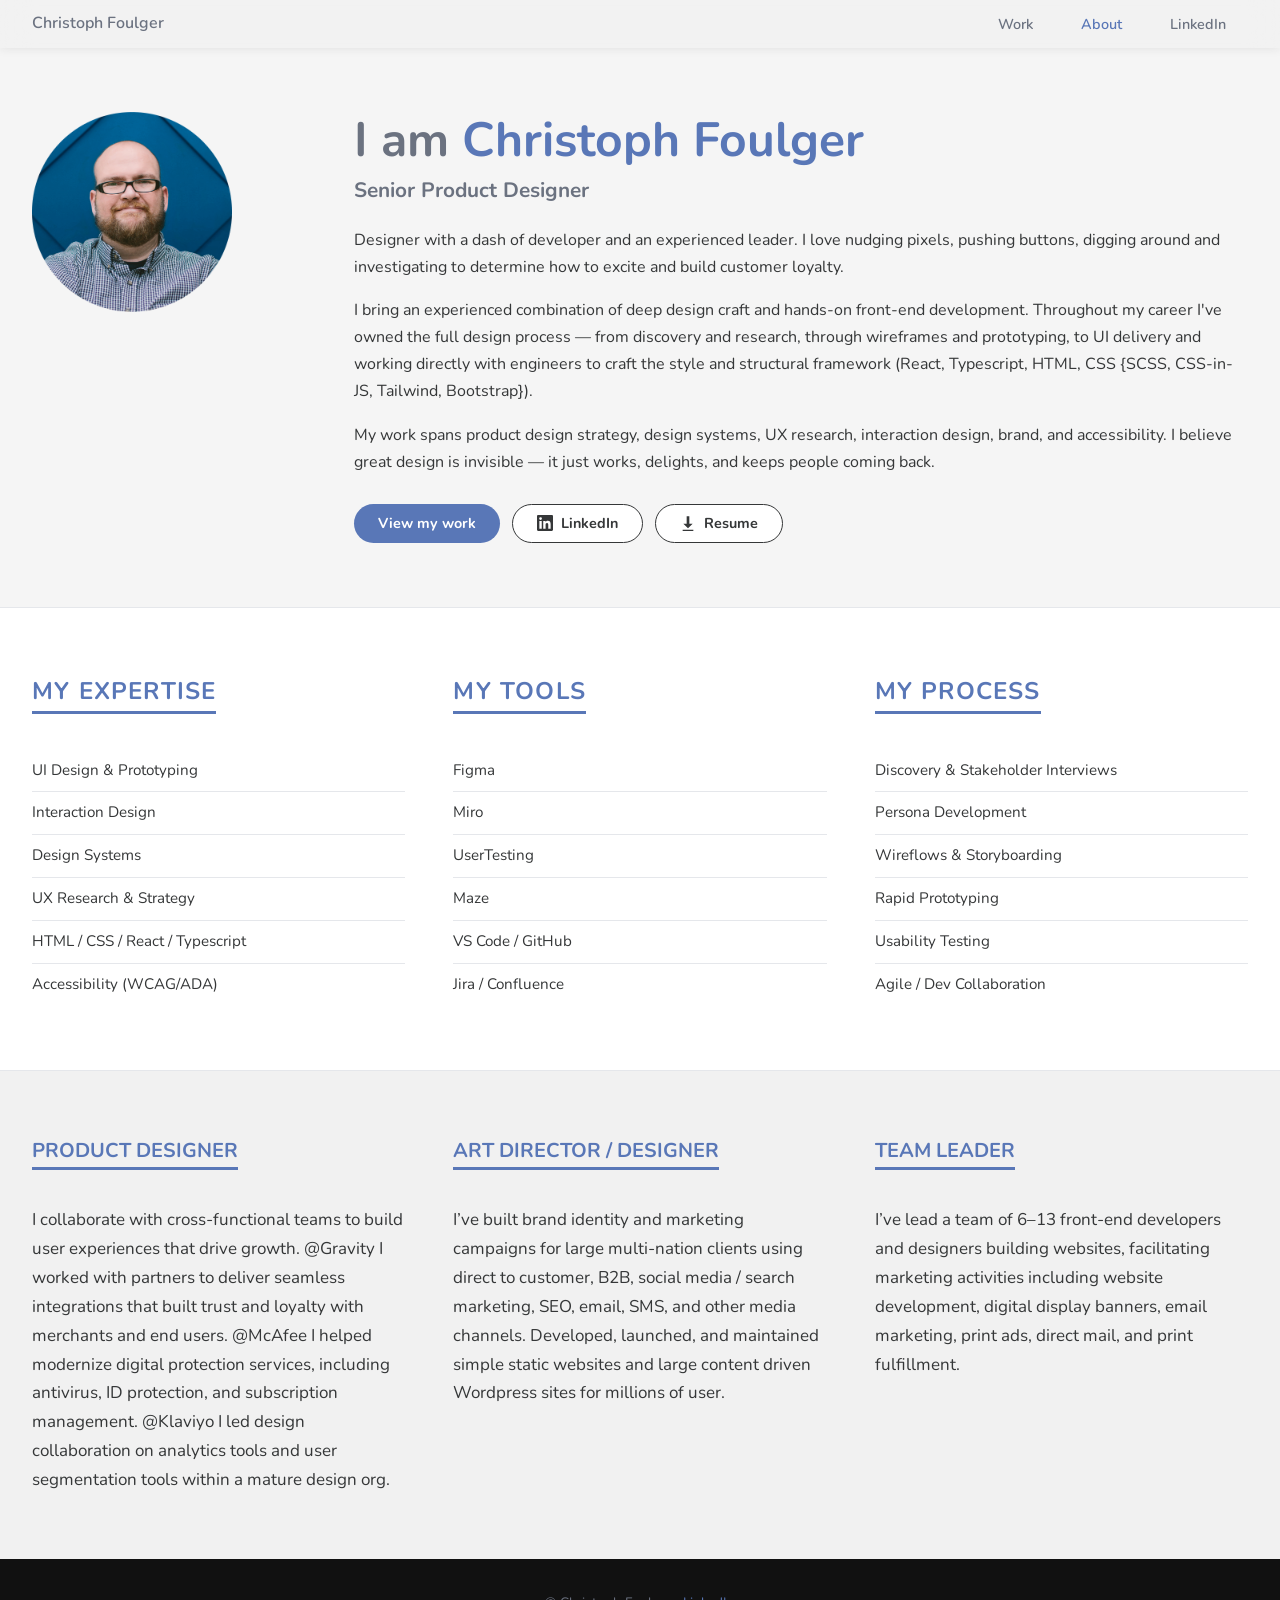
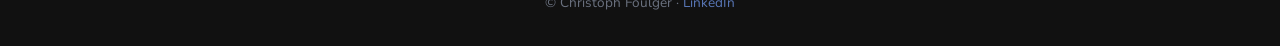
<file: about.html>
<!DOCTYPE html>
<html lang="en">
<head>
  <meta charset="UTF-8" />
  <meta name="viewport" content="width=device-width, initial-scale=1.0" />
  <title>About — Christoph Foulger — Senior Product Designer</title>
  <meta name="description" content="About Christoph Foulger, Senior Product Designer — designer with a dash of developer and an experienced leader." />
  <meta property="og:type" content="website">
  <meta property="og:title" content="Portfolio of Christoph Foulger, Senior Product Designer.">
  <meta property="og:site_name" content="Christoph Foulger - Senior Product Designer">
  <meta property="og:description" content="Portfolio of Christoph Foulger, Senior Product Designer. Designer with a dash of developer and an experienced leader.">
  <meta property="og:image" content="https://iamchristoph.com/assets/images/open-graph-image.png">
  <meta property="og:url" content="https://iamchristoph.com/about">
  <meta name="twitter:card" content="summary_large_image">
  <meta name="twitter:title" content="Christoph Foulger - Senior Product Designer">
  <meta name="twitter:description" content="Portfolio of Christoph Foulger, Senior Product Designer. Designer with a dash of developer and an experienced leader.">
  <meta name="twitter:image" content="https://iamchristoph.com/assets/images/open-graph-image.png">
  <link rel="icon" type="image/png" href="favicon.png" sizes="64x64">
  <link rel="apple-touch-icon" href="favicon.png" sizes="180x180">
  <link rel="stylesheet" href="assets/css/style.css?v=1.6" />
</head>
<body>

  <!-- Nav -->
  <nav>
    <div class="nav-inner">
      <a class="nav-logo" href="/">Christoph Foulger</a>
      <div class="nav-links">
        <a href="/">Work</a>
        <a href="about" class="active">About</a>
        <a href="https://www.linkedin.com/in/christophfoulger/" target="_blank">LinkedIn</a>
      </div>
    </div>
  </nav>

  <!-- About Hero -->
  <section class="about-hero">
    <div class="about-avatar">
      <img src="assets/images/shared/profile.png"
           alt="Christoph Foulger" />
    </div>
    <div class="about-content">
      <h1>I am <span class="highlight">Christoph Foulger</span></h1>
      <h2>Senior Product Designer</h2>
      <p>Designer with a dash of developer and an experienced leader. I love nudging pixels, pushing buttons, digging around and investigating to determine how to excite and build customer loyalty.</p>
      <p>I bring an experienced combination of deep design craft and hands-on front-end development. Throughout my career I've owned the full design process — from discovery and research, through wireframes and prototyping, to UI delivery and working directly with engineers to craft the style and structural framework (React, Typescript, HTML, CSS {SCSS, CSS-in-JS, Tailwind, Bootstrap}).</p>
      <p>My work spans product design strategy, design systems, UX research, interaction design, brand, and accessibility. I believe great design is invisible — it just works, delights, and keeps people coming back.</p>
      <div class="about-ctas">
        <a href="/" class="btn btn-primary">View my work</a>
        <a href="https://www.linkedin.com/in/christophfoulger/" target="_blank" class="btn btn-secondary">
          <svg width="16" height="16" viewBox="0 0 24 24" fill="currentColor"><path d="M20.447 20.452h-3.554v-5.569c0-1.328-.027-3.037-1.852-3.037-1.853 0-2.136 1.445-2.136 2.939v5.667H9.351V9h3.414v1.561h.046c.477-.9 1.637-1.85 3.37-1.85 3.601 0 4.267 2.37 4.267 5.455v6.286zM5.337 7.433a2.062 2.062 0 0 1-2.063-2.065 2.064 2.064 0 1 1 2.063 2.065zm1.782 13.019H3.555V9h3.564v11.452zM22.225 0H1.771C.792 0 0 .774 0 1.729v20.542C0 23.227.792 24 1.771 24h20.451C23.2 24 24 23.227 24 22.271V1.729C24 .774 23.2 0 22.222 0h.003z"/></svg>
          LinkedIn
        </a>
        <a href="Christoph_Foulger_Resume.pdf" target="_blank" class="btn btn-secondary">
          <svg width="16" height="16" viewBox="0 0 24 24" fill="currentColor"><path d="M10,2 H14 V13 H19 L12,20 L5,13 H10 Z M4,22 H20 V24 H4 Z"/></svg>
          Resume
        </a>
      </div>
    </div>
  </section>

  <!-- Skills / Details -->
  <section style="background: var(--white); border-top: 1px solid var(--border); padding: 64px 32px;">
    <div style="max-width: 1280px; margin: 0 auto; display: grid; grid-template-columns: 1fr 1fr 1fr; gap: 48px;">

      <div>
        <span class="section-label">My Expertise</span>
        <ul class="about-ul">
          <li>UI Design &amp; Prototyping</li>
          <li>Interaction Design</li>
          <li>Design Systems</li>
          <li>UX Research &amp; Strategy</li>
          <li>HTML / CSS / React / Typescript</li>
          <li>Accessibility (WCAG/ADA)</li>
        </ul>
      </div>

      <div>
        <span class="section-label">My Tools</span>
        <ul class="about-ul">
          <li>Figma</li>
          <li>Miro</li>
          <li>UserTesting</li>
          <li>Maze</li>
          <li>VS Code / GitHub</li>
          <li>Jira / Confluence</li>
        </ul>
      </div>

      <div>
        <span class="section-label">My Process</span>
        <ul class="about-ul">
          <li>Discovery &amp; Stakeholder Interviews</li>
          <li>Persona Development</li>
          <li>Wireflows &amp; Storyboarding</li>
          <li>Rapid Prototyping</li>
          <li>Usability Testing</li>
          <li>Agile / Dev Collaboration</li>
        </ul>
      </div>

    </div>
  </section>

  <section style="background: var(--bg); border-top: 1px solid var(--border); padding: 64px 32px;">
    <div style="max-width: 1280px; margin: 0 auto; display: grid; grid-template-columns: 1fr 1fr 1fr; gap: 48px;">

      <div>
        <span class="section-label small">Product Designer</span>
        <p>I collaborate with cross-functional teams to build user experiences that drive growth. @Gravity I worked with partners to deliver seamless integrations that built trust and loyalty with merchants and end users. @McAfee I helped modernize digital protection services, including antivirus, ID protection, and subscription management. @Klaviyo I led design collaboration on analytics tools and user segmentation tools within a mature design org.</p>
      </div>

      <div>
        <span class="section-label small">Art Director / Designer</span>
        <p>I’ve built brand identity and marketing campaigns for large multi-nation clients using direct to customer, B2B, social media / search marketing, SEO, email, SMS, and other media channels. Developed, launched, and maintained simple static websites and large content driven Wordpress sites for millions of user.</p>
      </div>

      <div>
        <span class="section-label small">Team leader</span>
        <p>I’ve lead a team of 6–13 front-end developers and designers building websites, facilitating marketing activities including website development, digital display banners, email marketing, print ads, direct mail, and print fulfillment.</p>
      </div>

    </div>
  </section>


  <!-- Footer -->
  <footer>
    <p>© Christoph Foulger · <a href="https://www.linkedin.com/in/christophfoulger/" target="_blank">LinkedIn</a></p>
  </footer>

  <script src="assets/zoom.js"></script>
</body>
</html>
</file>
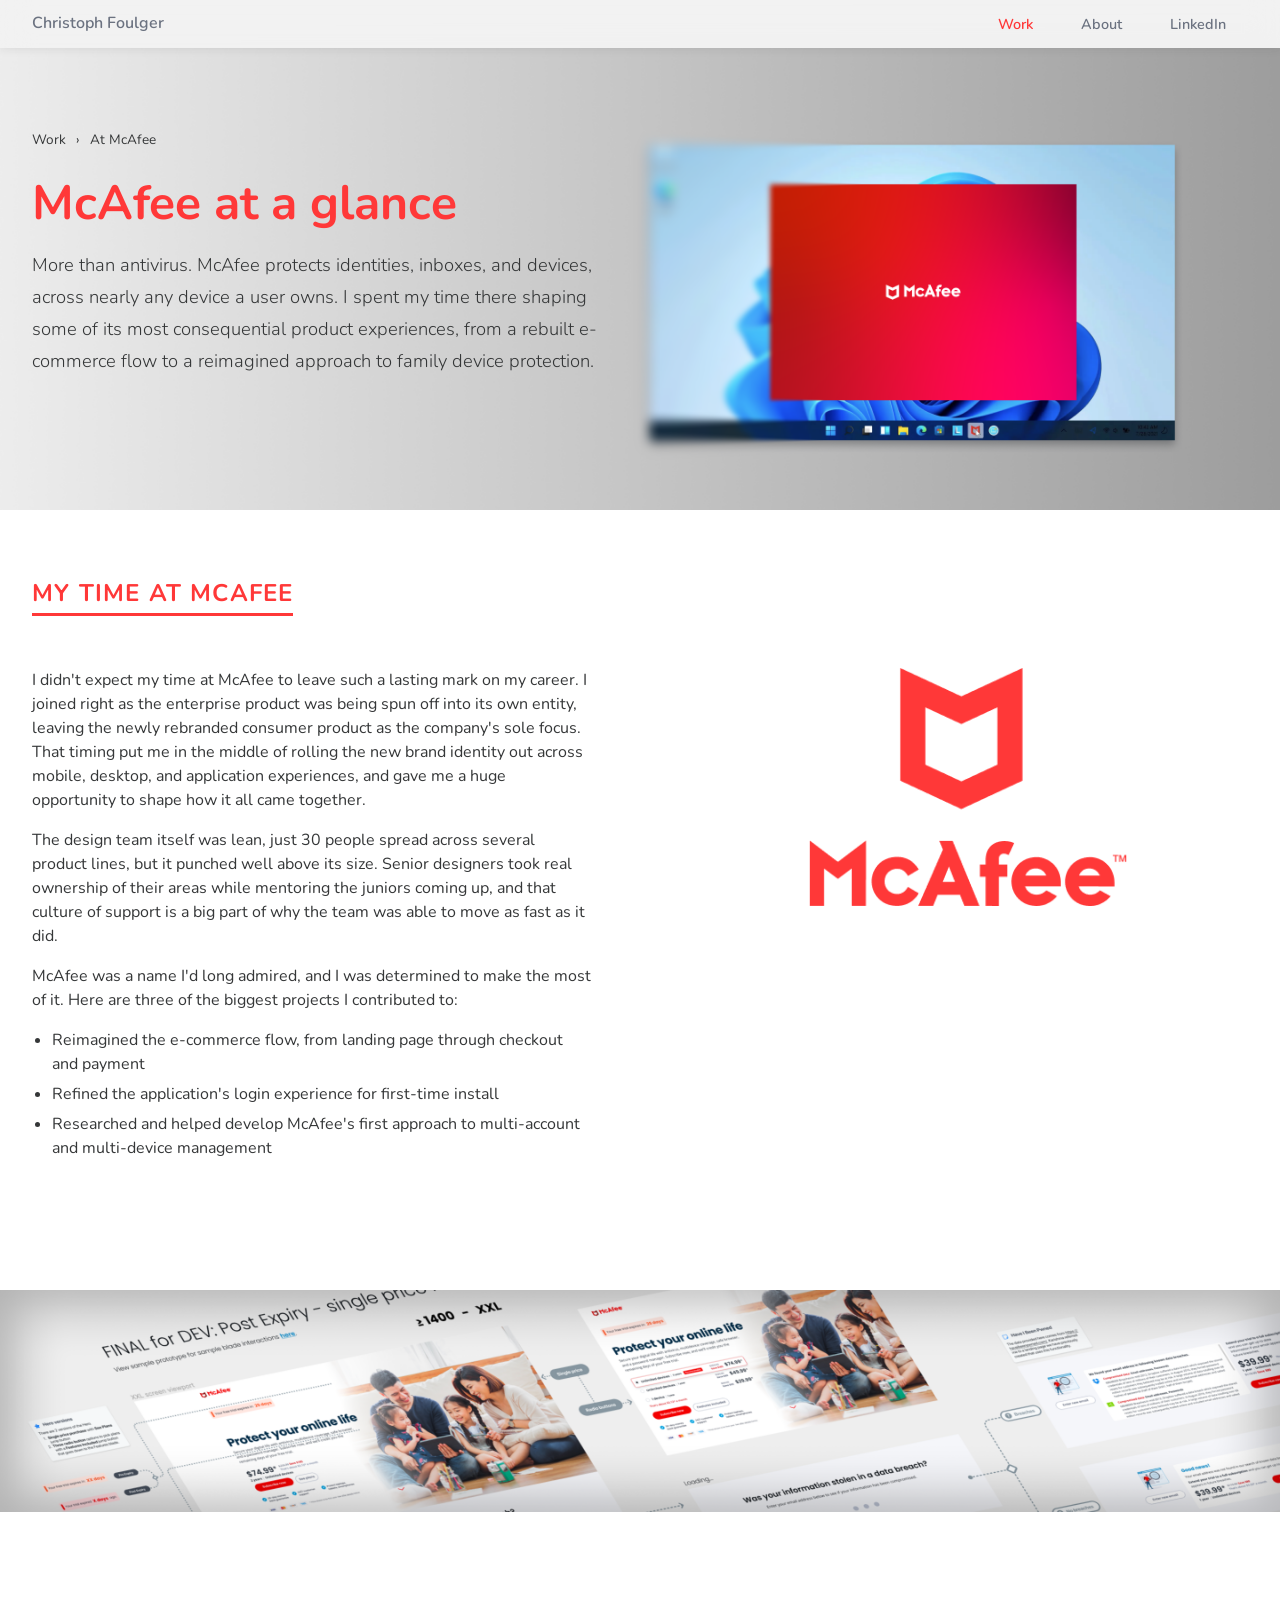
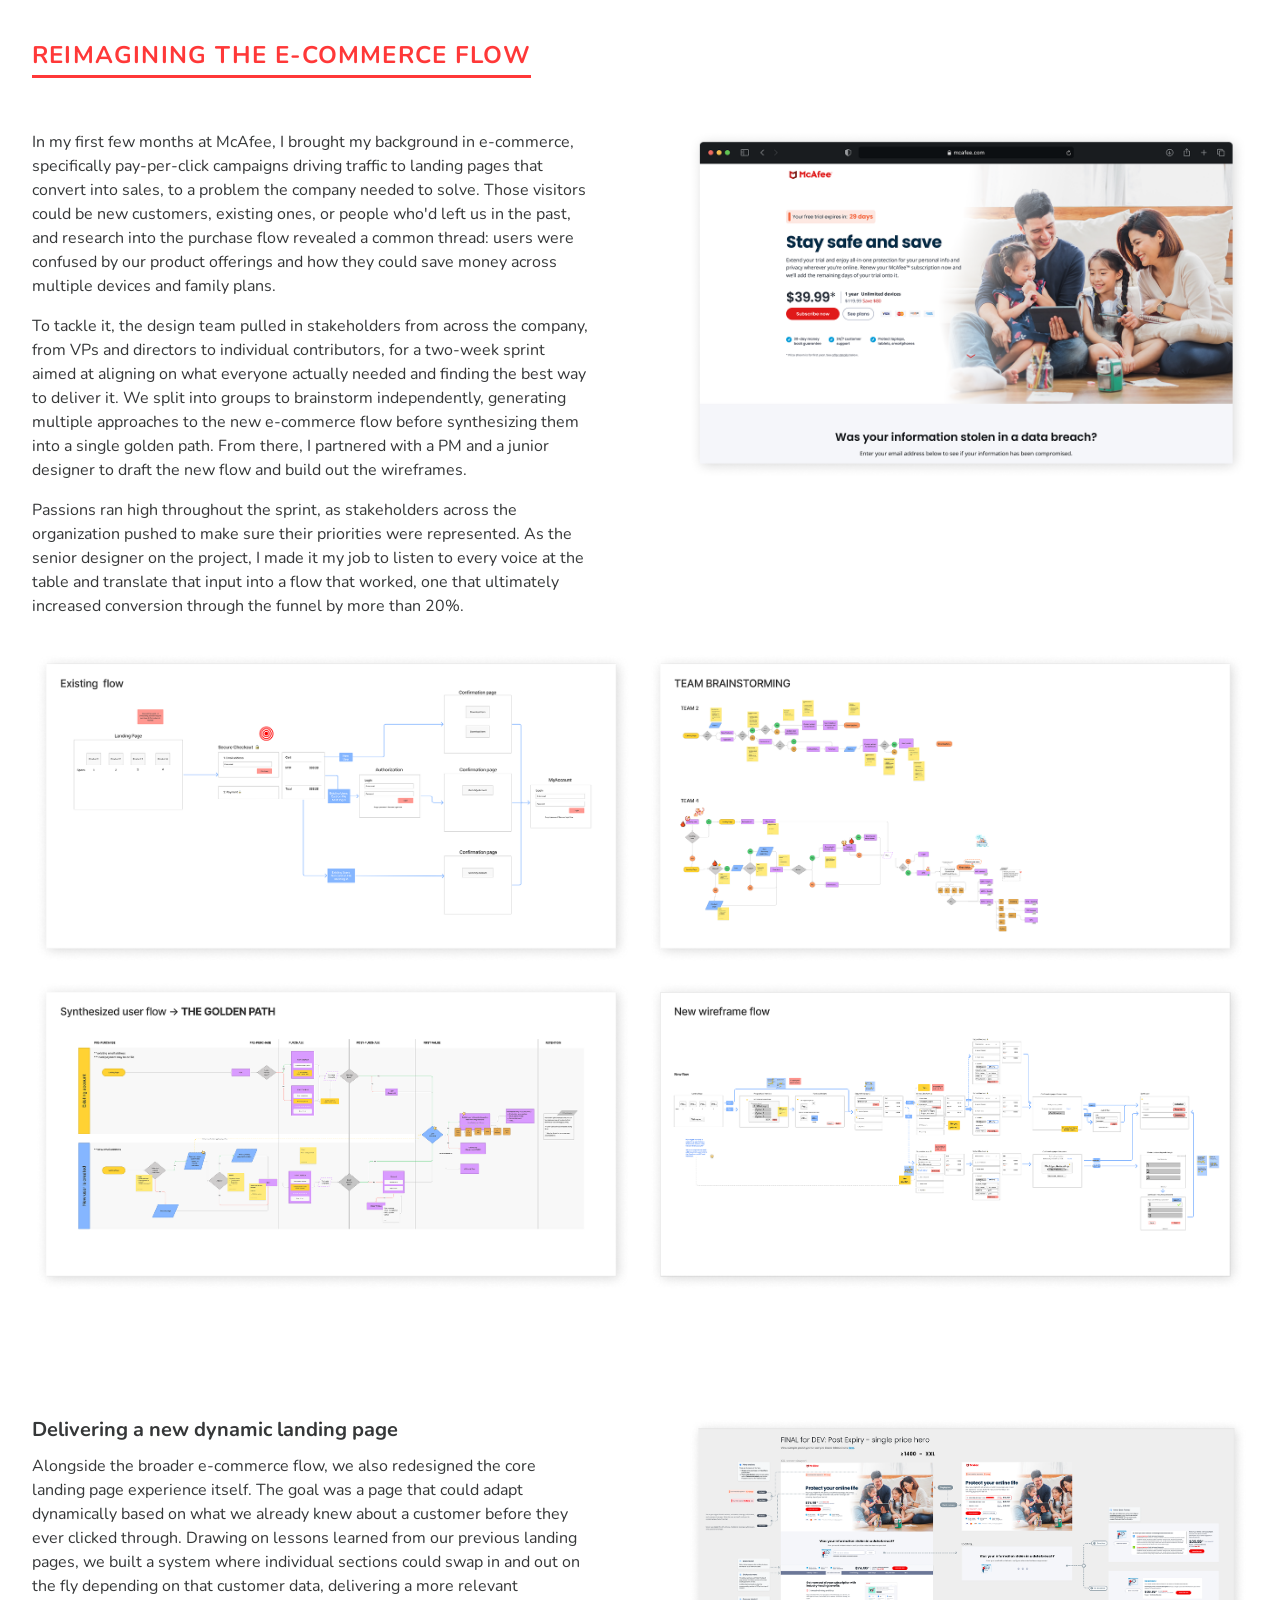
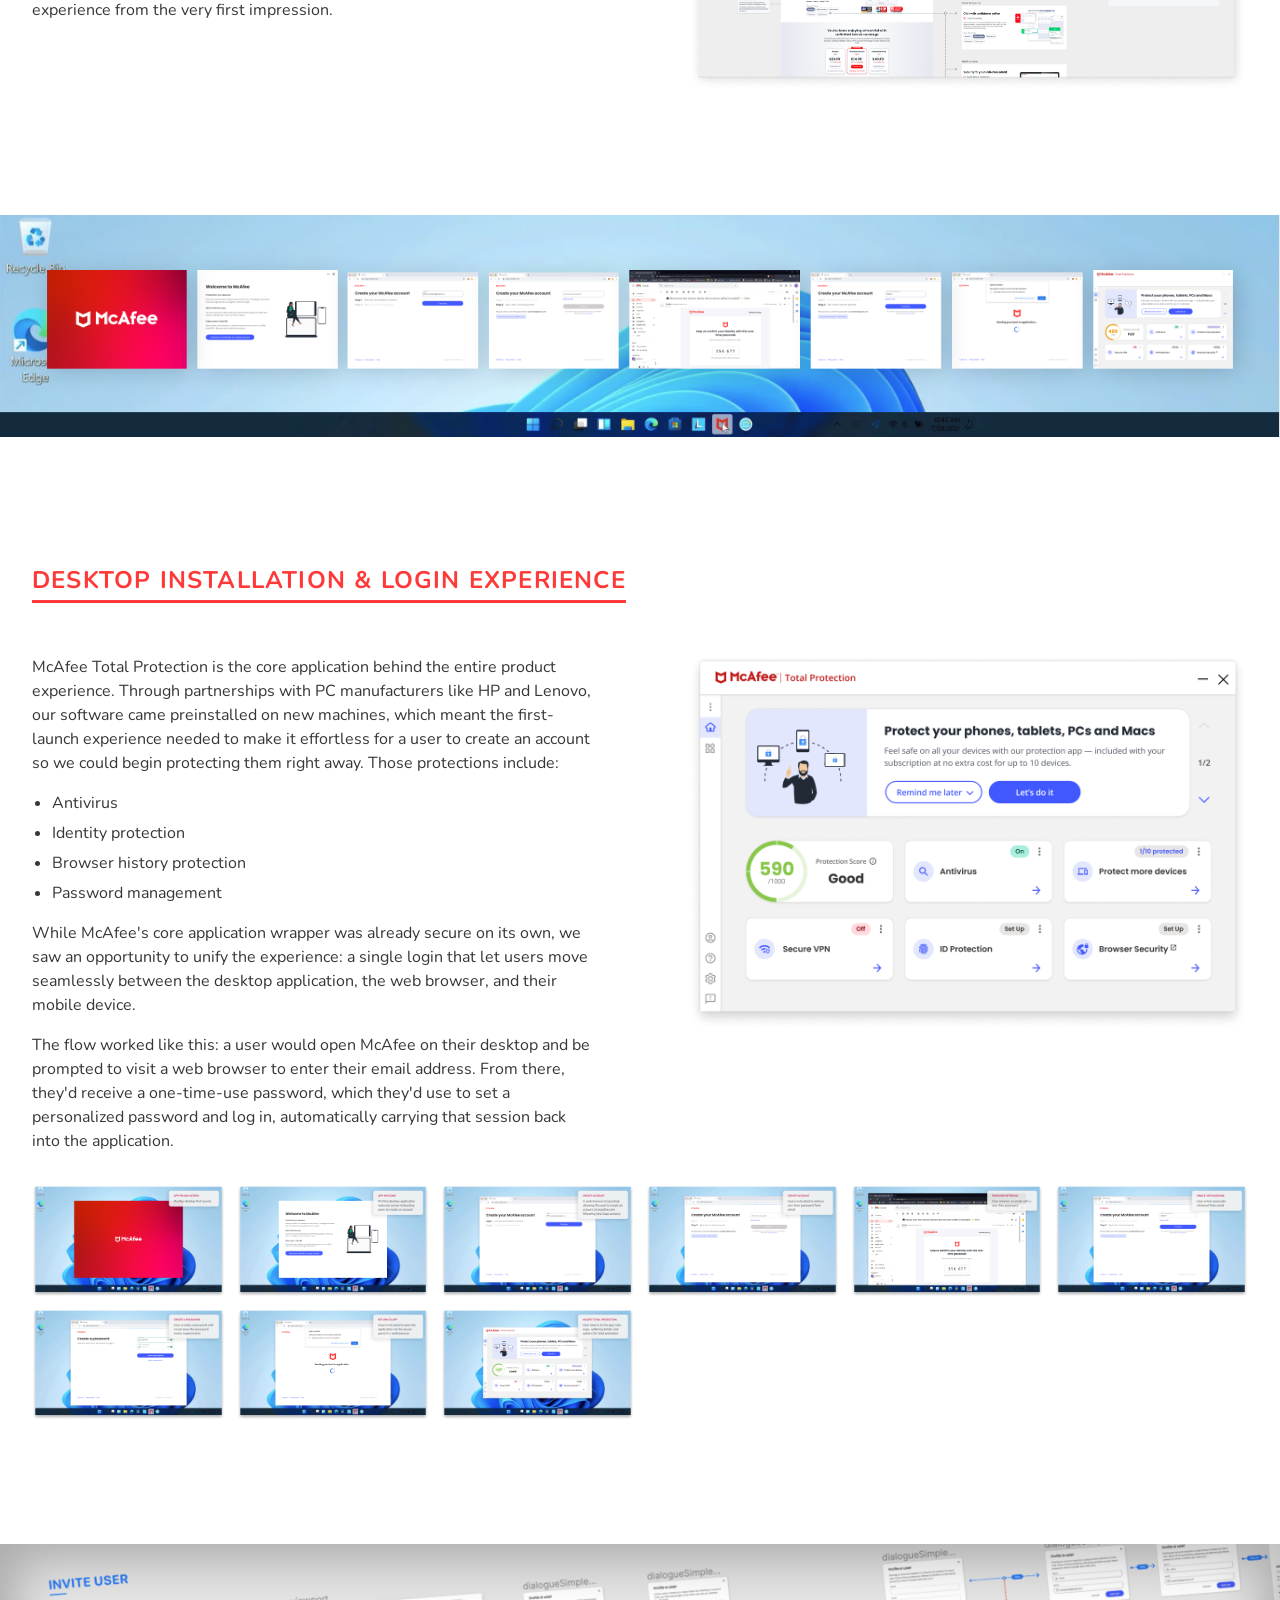
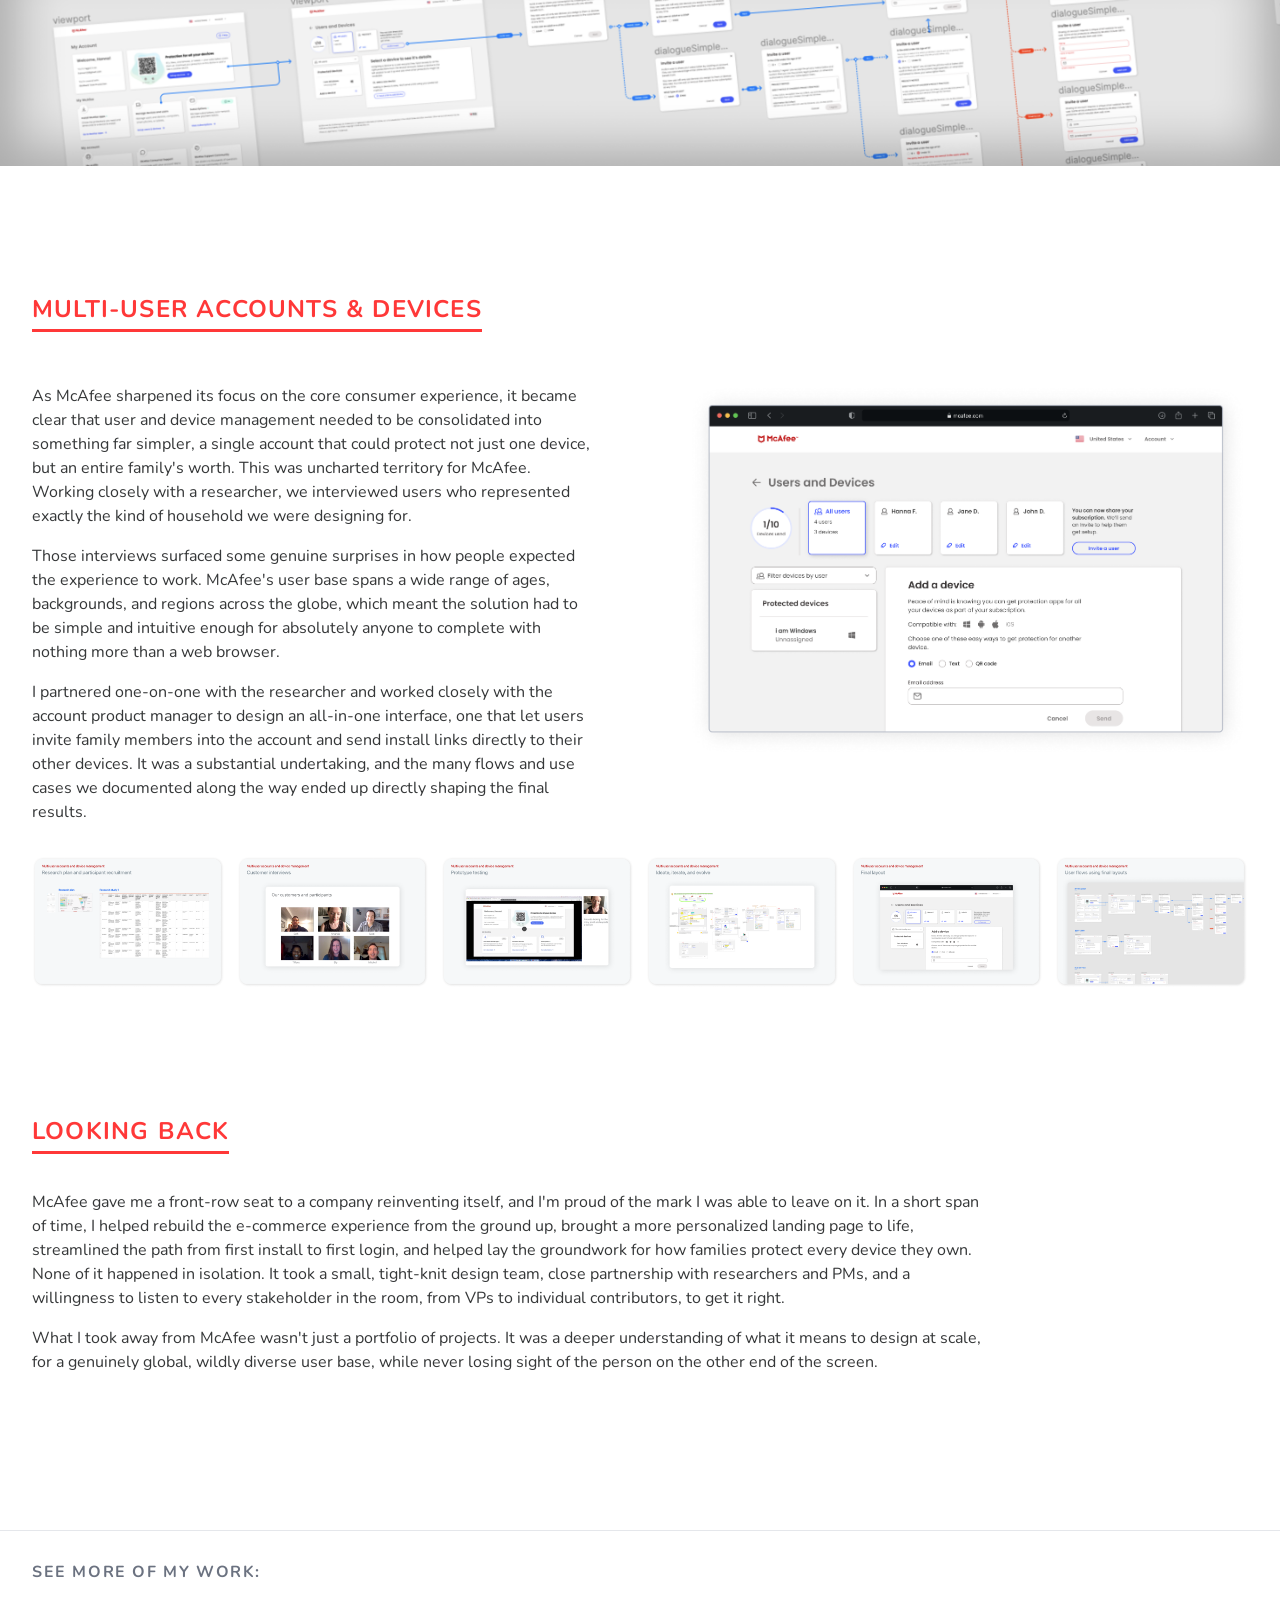
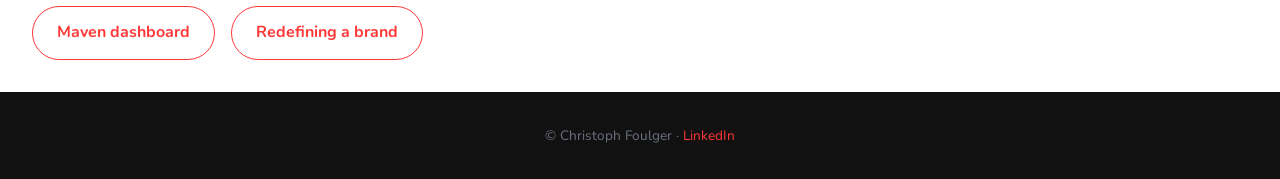
<file: at-mcafee.html>
<!DOCTYPE html>
<html lang="en">
<head>
  <meta charset="UTF-8" />
  <meta name="viewport" content="width=device-width, initial-scale=1.0" />
  <title>My time @ McAfee — Christoph Foulger</title>
  <meta name="description" content="Review: my time @ McAfee with ecommerce, intalls, and account management" />
  <meta property="og:type" content="article">
  <meta property="og:title" content="My time @ McAfee — Christoph Foulger">
  <meta property="og:site_name" content="Christoph Foulger - Senior Product Designer">
  <meta property="og:description" content="Review: my time @ McAfee with ecommerce, intalls, and account management">
  <meta property="og:image" content="https://iamchristoph.com/assets/images/open-graph-image.png">
  <meta property="og:url" content="https://iamchristoph.com/at-mcafee">
  <meta name="twitter:card" content="summary_large_image">
  <meta name="twitter:title" content="Christoph Foulger - Senior Product Designer">
  <meta name="twitter:description" content="Review: my time @ McAfee with ecommerce, intalls, and account management">
  <meta name="twitter:image" content="https://iamchristoph.com/assets/images/open-graph-image.png">
  <link rel="icon" type="image/png" href="favicon.png" sizes="64x64">
  <link rel="apple-touch-icon" href="favicon.png" sizes="180x180">
  <link rel="stylesheet" href="assets/css/style.css?v=1.6" />
  <style>:root { --blue: #FF3838; }</style>
</head>
<body>

  <!-- Nav -->
  <nav>
    <div class="nav-inner">
      <a class="nav-logo" href="/">Christoph Foulger</a>
      <div class="nav-links">
        <a href="/" class="active">Work</a>
        <a href="about">About</a>
        <a href="https://www.linkedin.com/in/christophfoulger/" target="_blank">LinkedIn</a>
      </div>
    </div>
  </nav>

  <!-- Case Hero -->
  <section class="case-hero light" style="background-image: url('assets/images/at-mcafee/hero-bg.png');">
    <div class="case-hero-inner">
      <p class="breadcrumb"><a href="/">Work</a> <span>›</span> At McAfee</p>
      <h1>McAfee at a glance</h1>
      <p class="subtitle">More than antivirus. McAfee protects identities, inboxes, and devices, across nearly any device a user owns. I spent my time there shaping some of its most consequential product experiences, from a rebuilt e-commerce flow to a reimagined approach to family device protection.</p>
    </div>
  </section>

  <div class="case-body">

    <!-- Summary -->
    <div class="case-section">
      <span class="section-label">My time at McAfee</span>
      <div class="two-col-text-img">
        <div>
          <p>I didn't expect my time at McAfee to leave such a lasting mark on my career. I joined right as the enterprise product was being spun off into its own entity, leaving the newly rebranded consumer product as the company's sole focus. That timing put me in the middle of rolling the new brand identity out across mobile, desktop, and application experiences, and gave me a huge opportunity to shape how it all came together.</p>
          <p>The design team itself was lean, just 30 people spread across several product lines, but it punched well above its size. Senior designers took real ownership of their areas while mentoring the juniors coming up, and that culture of support is a big part of why the team was able to move as fast as it did.</p>
          <p>McAfee was a name I'd long admired, and I was determined to make the most of it. Here are three of the biggest projects I contributed to:</p>
          <ul>
            <li>Reimagined the e-commerce flow, from landing page through checkout and payment</li>
            <li>Refined the application's login experience for first-time install</li>
            <li>Researched and helped develop McAfee's first approach to multi-account and multi-device management</li>
          </ul>
        </div>
        <img src="assets/images/at-mcafee/img-01.png" alt="McAfee logo" loading="lazy" />
      </div>
    </div>

    <img class="wide" src="assets/images/at-mcafee/img-02.png" alt="Sample image of landing page development" loading="lazy" />

    <div class="case-section">
      <span class="section-label">Reimagining the E-Commerce Flow</span>
      <div class="two-col-text-img">
        <div>
          <p>In my first few months at McAfee, I brought my background in e-commerce, specifically pay-per-click campaigns driving traffic to landing pages that convert into sales, to a problem the company needed to solve. Those visitors could be new customers, existing ones, or people who'd left us in the past, and research into the purchase flow revealed a common thread: users were confused by our product offerings and how they could save money across multiple devices and family plans.</p>
          <p>To tackle it, the design team pulled in stakeholders from across the company, from VPs and directors to individual contributors, for a two-week sprint aimed at aligning on what everyone actually needed and finding the best way to deliver it. We split into groups to brainstorm independently, generating multiple approaches to the new e-commerce flow before synthesizing them into a single golden path. From there, I partnered with a PM and a junior designer to draft the new flow and build out the wireframes.</p>
          <p>Passions ran high throughout the sprint, as stakeholders across the organization pushed to make sure their priorities were represented. As the senior designer on the project, I made it my job to listen to every voice at the table and translate that input into a flow that worked, one that ultimately increased conversion through the funnel by more than 20%.</p>
        </div>
        <img class="zoom" src="assets/images/at-mcafee/img-03.png" alt="McAfee landing page" loading="lazy" />
      </div>

      <div class="img-grid img-grid-2 gallery">
        <img class="zoom" src="assets/images/at-mcafee/img-04.png" alt="Existing user flow." loading="lazy" />
        <img class="zoom" src="assets/images/at-mcafee/img-05.png" alt="Team brainstorm." loading="lazy" />
        <img class="zoom" src="assets/images/at-mcafee/img-06.png" alt="Synthesized user flow" loading="lazy" />
        <img class="zoom" src="assets/images/at-mcafee/img-07.png" alt="New wireframe flow" loading="lazy" />
      </div>

      <div class="two-col-text-img">
        <div>
          <h3>Delivering a new dynamic landing page</h3>
          <p>Alongside the broader e-commerce flow, we also redesigned the core landing page experience itself. The goal was a page that could adapt dynamically based on what we already knew about a customer before they ever clicked through. Drawing on lessons learned from our previous landing pages, we built a system where individual sections could swap in and out on the fly depending on that customer data, delivering a more relevant experience from the very first impression.</p>
        </div>
        <img class="zoom" src="assets/images/at-mcafee/img-08.png" alt="McAfee landing page design" loading="lazy" />
      </div>
    </div>

    <img class="wide" src="assets/images/at-mcafee/img-09.png" alt="Sample image of landing page development" loading="lazy" />

    <div class="case-section">
      <span class="section-label">Desktop installation & login experience</span>
      <div class="two-col-text-img">
        <div>
          <p>McAfee Total Protection is the core application behind the entire product experience. Through partnerships with PC manufacturers like HP and Lenovo, our software came preinstalled on new machines, which meant the first-launch experience needed to make it effortless for a user to create an account so we could begin protecting them right away. Those protections include:</p>
          <ul>
            <li>Antivirus</li>
            <li>Identity protection</li>
            <li>Browser history protection</li>
            <li>Password management</li>
          </ul>
          <p>While McAfee's core application wrapper was already secure on its own, we saw an opportunity to unify the experience: a single login that let users move seamlessly between the desktop application, the web browser, and their mobile device.</p>
          <p>The flow worked like this: a user would open McAfee on their desktop and be prompted to visit a web browser to enter their email address. From there, they'd receive a one-time-use password, which they'd use to set a personalized password and log in, automatically carrying that session back into the application.</p>
        </div>
        <img class="zoom" src="assets/images/at-mcafee/img-10.png" alt="McAfee landing page" loading="lazy" />
      </div>
      <div class="img-grid img-grid-3 gallery">
        <img class="zoom" src="assets/images/at-mcafee/img-11.png" alt="Application splash screen" loading="lazy" />
        <img class="zoom" src="assets/images/at-mcafee/img-12.png" alt="Application welcome" loading="lazy" />
        <img class="zoom" src="assets/images/at-mcafee/img-13.png" alt="Create account" loading="lazy" />
        <img class="zoom" src="assets/images/at-mcafee/img-14.png" alt="One-time passcode" loading="lazy" />
        <img class="zoom" src="assets/images/at-mcafee/img-15.png" alt="Password retrieval" loading="lazy" />
        <img class="zoom" src="assets/images/at-mcafee/img-16.png" alt="Enter single-use password" loading="lazy" />
        <img class="zoom" src="assets/images/at-mcafee/img-17.png" alt="Create a new password" loading="lazy" />
        <img class="zoom" src="assets/images/at-mcafee/img-18.png" alt="Open application" loading="lazy" />
        <img class="zoom" src="assets/images/at-mcafee/img-19.png" alt="McAfee Total Protection" loading="lazy" />
      </div>
    </div>

    <img class="wide" src="assets/images/at-mcafee/img-20.png" alt="Sample image of landing page development" loading="lazy" />

    <div class="case-section">
      <span class="section-label">Multi-User Accounts & Devices</span>
      <div class="two-col-text-img">
        <div>
          <p>As McAfee sharpened its focus on the core consumer experience, it became clear that user and device management needed to be consolidated into something far simpler, a single account that could protect not just one device, but an entire family's worth. This was uncharted territory for McAfee. Working closely with a researcher, we interviewed users who represented exactly the kind of household we were designing for.
          <p>Those interviews surfaced some genuine surprises in how people expected the experience to work. McAfee's user base spans a wide range of ages, backgrounds, and regions across the globe, which meant the solution had to be simple and intuitive enough for absolutely anyone to complete with nothing more than a web browser. 
          <p>I partnered one-on-one with the researcher and worked closely with the account product manager to design an all-in-one interface, one that let users invite family members into the account and send install links directly to their other devices. It was a substantial undertaking, and the many flows and use cases we documented along the way ended up directly shaping the final results.</p>
        </div>
        <img class="zoom" src="assets/images/at-mcafee/img-22.png" alt="McAfee landing page" loading="lazy" />
      </div>
      <div class="img-grid img-grid-3 gallery">
        <img class="zoom" src="assets/images/at-mcafee/img-23.png" alt="Research plan" loading="lazy" />
        <img class="zoom" src="assets/images/at-mcafee/img-24.png" alt="Customer interviews" loading="lazy" />
        <img class="zoom" src="assets/images/at-mcafee/img-25.png" alt="Prototype testing" loading="lazy" />
        <img class="zoom" src="assets/images/at-mcafee/img-26.png" alt="Ideate, iterate, and evolve" loading="lazy" />
        <img class="zoom" src="assets/images/at-mcafee/img-27.png" alt="Final layout" loading="lazy" />
        <img class="zoom" src="assets/images/at-mcafee/img-28.png" alt="User flows using final layouts" loading="lazy" />
      </div>
    </div>

    <div class="case-section">
      <div>
        <span class="section-label">Looking Back</span>
        <p>McAfee gave me a front-row seat to a company reinventing itself, and I'm proud of the mark I was able to leave on it. In a short span of time, I helped rebuild the e-commerce experience from the ground up, brought a more personalized landing page to life, streamlined the path from first install to first login, and helped lay the groundwork for how families protect every device they own. None of it happened in isolation. It took a small, tight-knit design team, close partnership with researchers and PMs, and a willingness to listen to every stakeholder in the room, from VPs to individual contributors, to get it right.</p>
        <p>What I took away from McAfee wasn't just a portfolio of projects. It was a deeper understanding of what it means to design at scale, for a genuinely global, wildly diverse user base, while never losing sight of the person on the other end of the screen.</p>
      </div>
    </div>

    
  </div>
  <!-- end case-body -->

  <!-- More Work -->
  <div class="more-work">
    <div class="more-work-inner">
      <h2>See more of my work:</h2>
      <div class="more-work-links">
        <a href="maven">Maven dashboard</a>
        <a href="brand">Redefining a brand</a>
      </div>
    </div>
  </div>

  <!-- Footer -->
  <footer>
    <p>© Christoph Foulger · <a href="https://www.linkedin.com/in/christophfoulger/" target="_blank">LinkedIn</a></p>
  </footer>

  <script src="assets/zoom.js"></script>
</body>
</html>
</file>
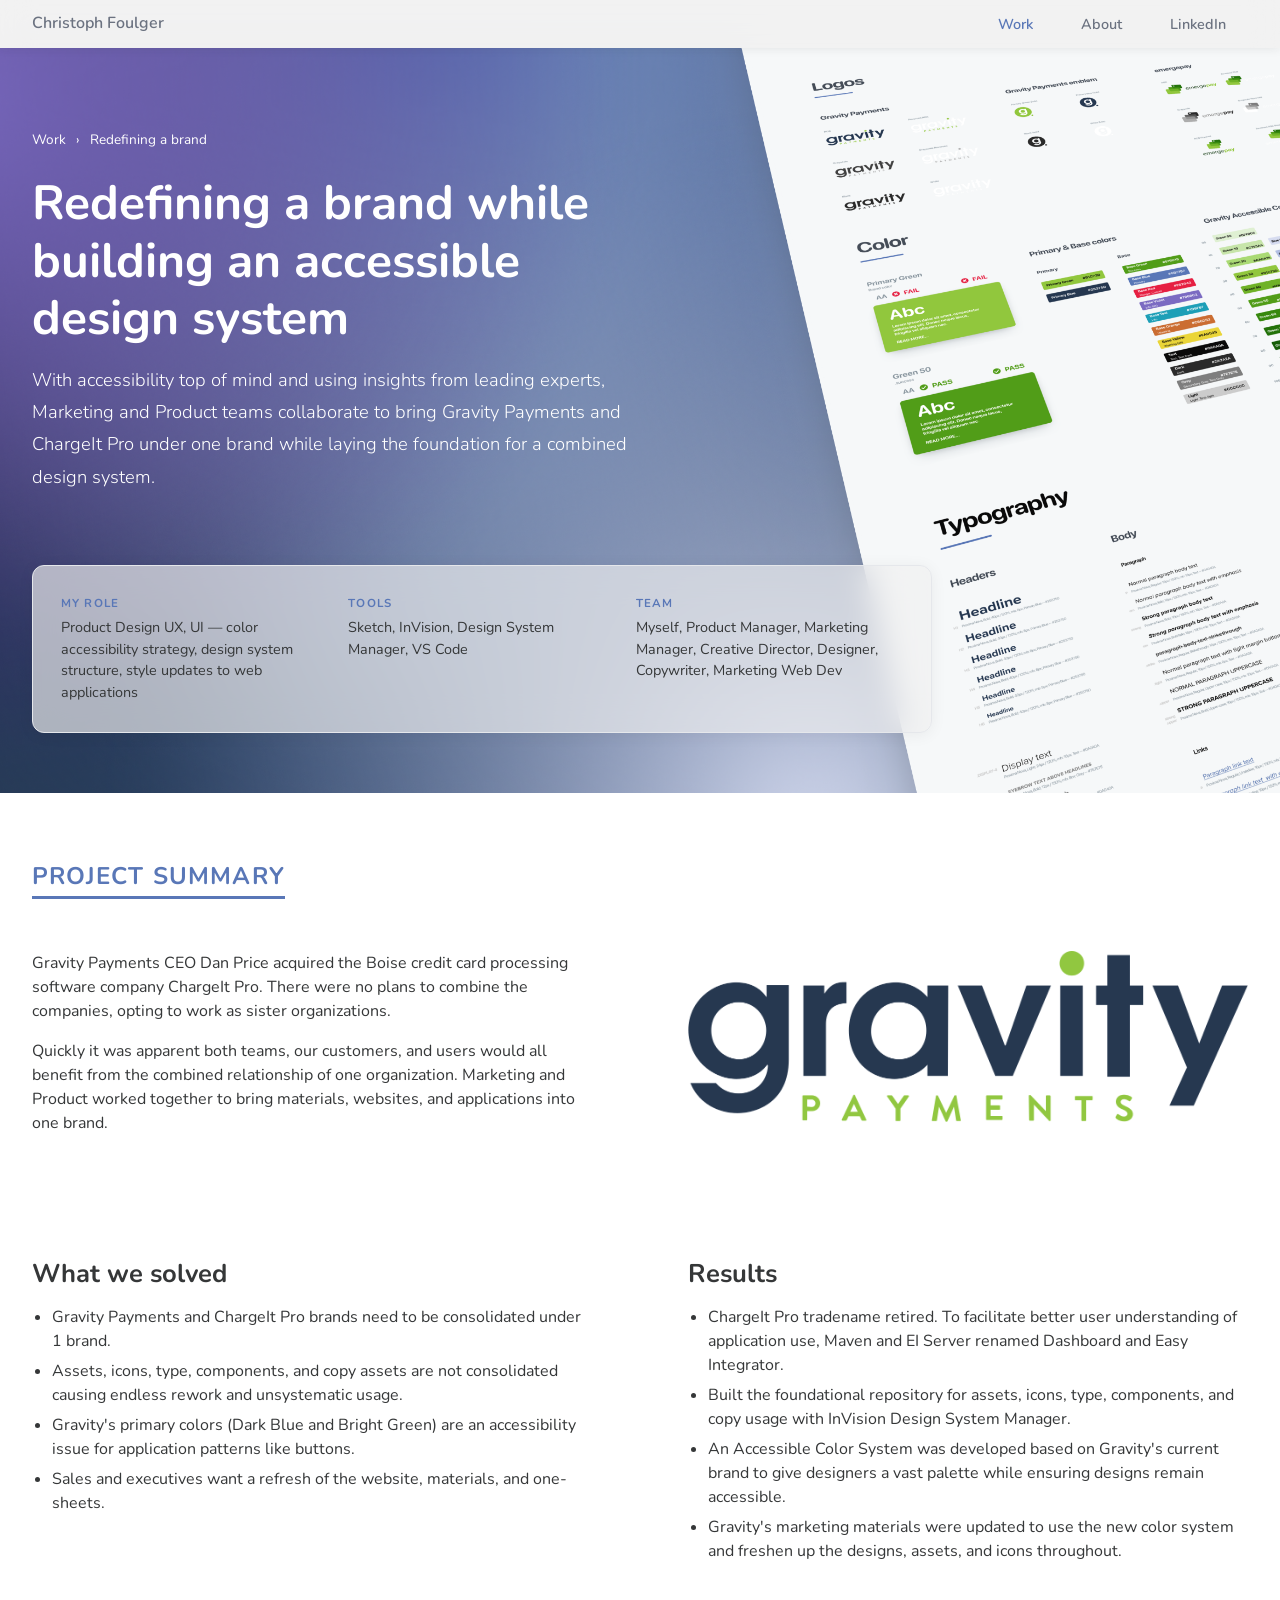
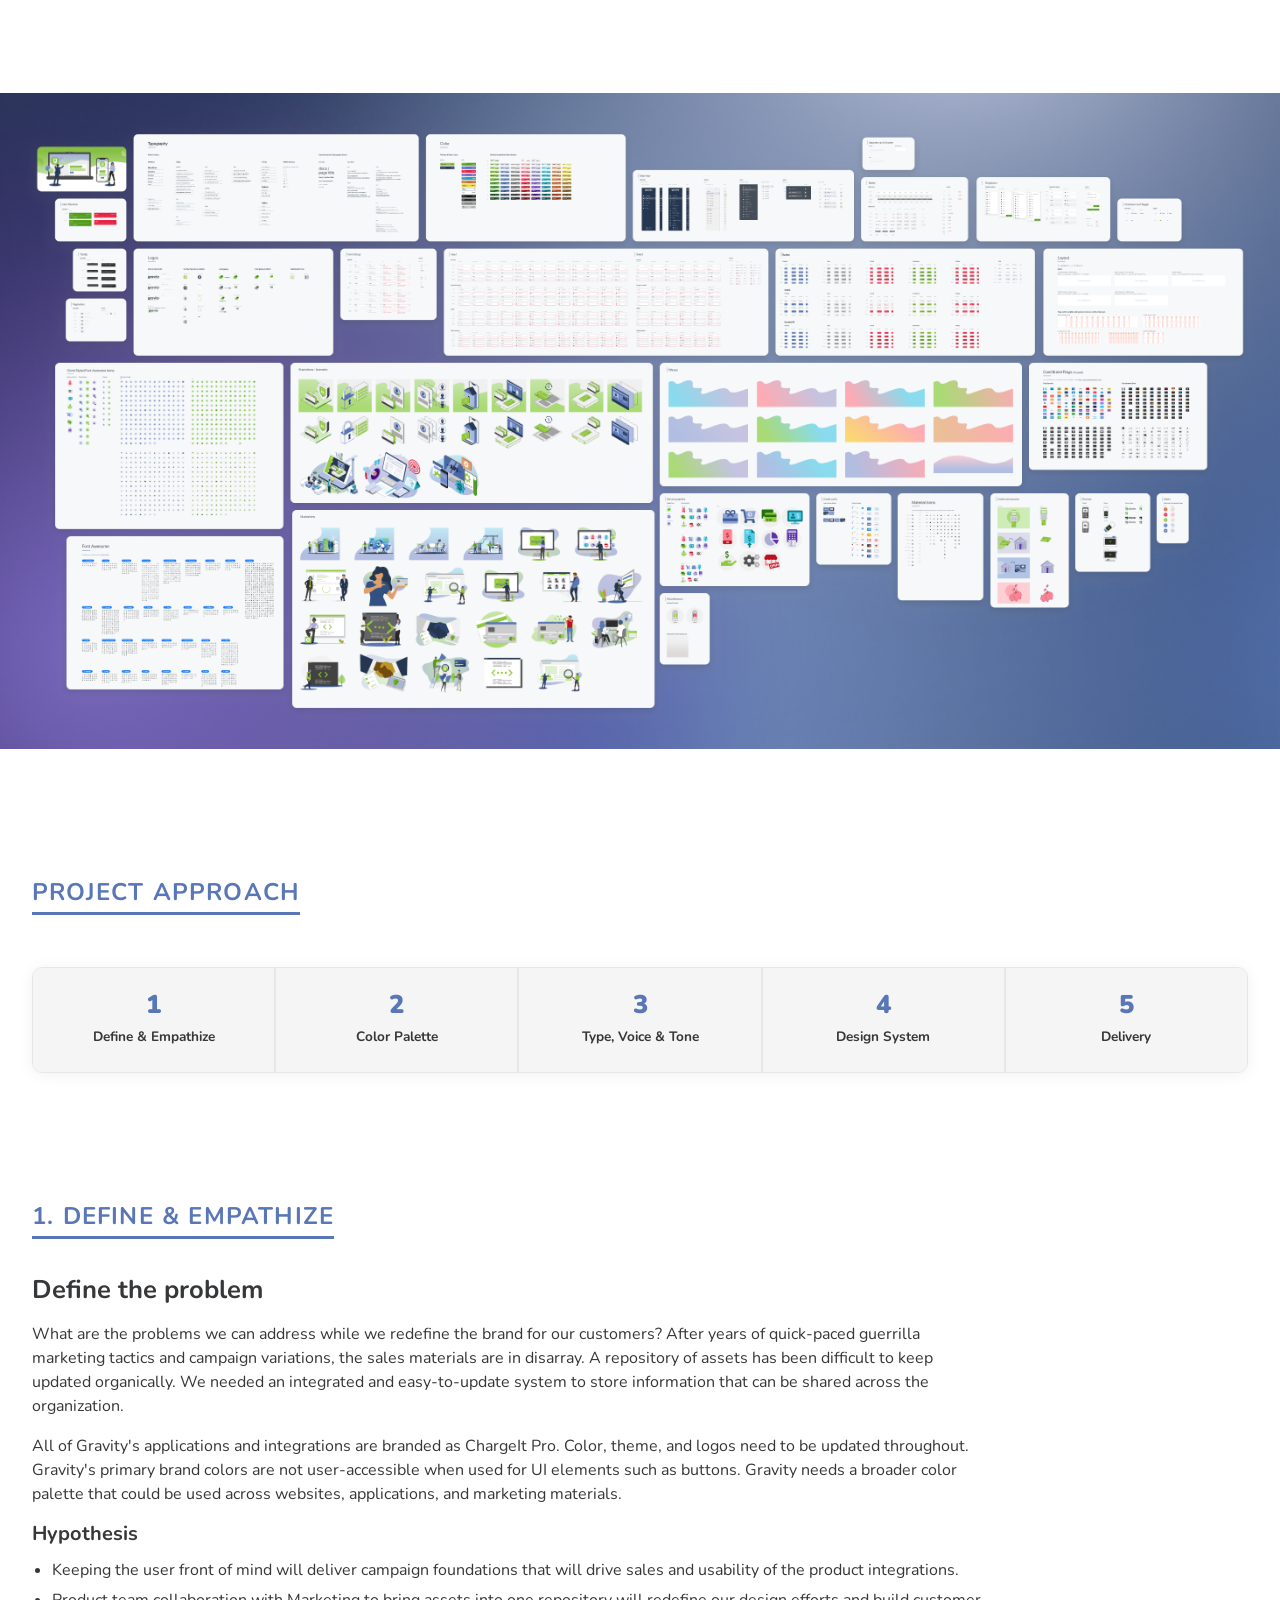
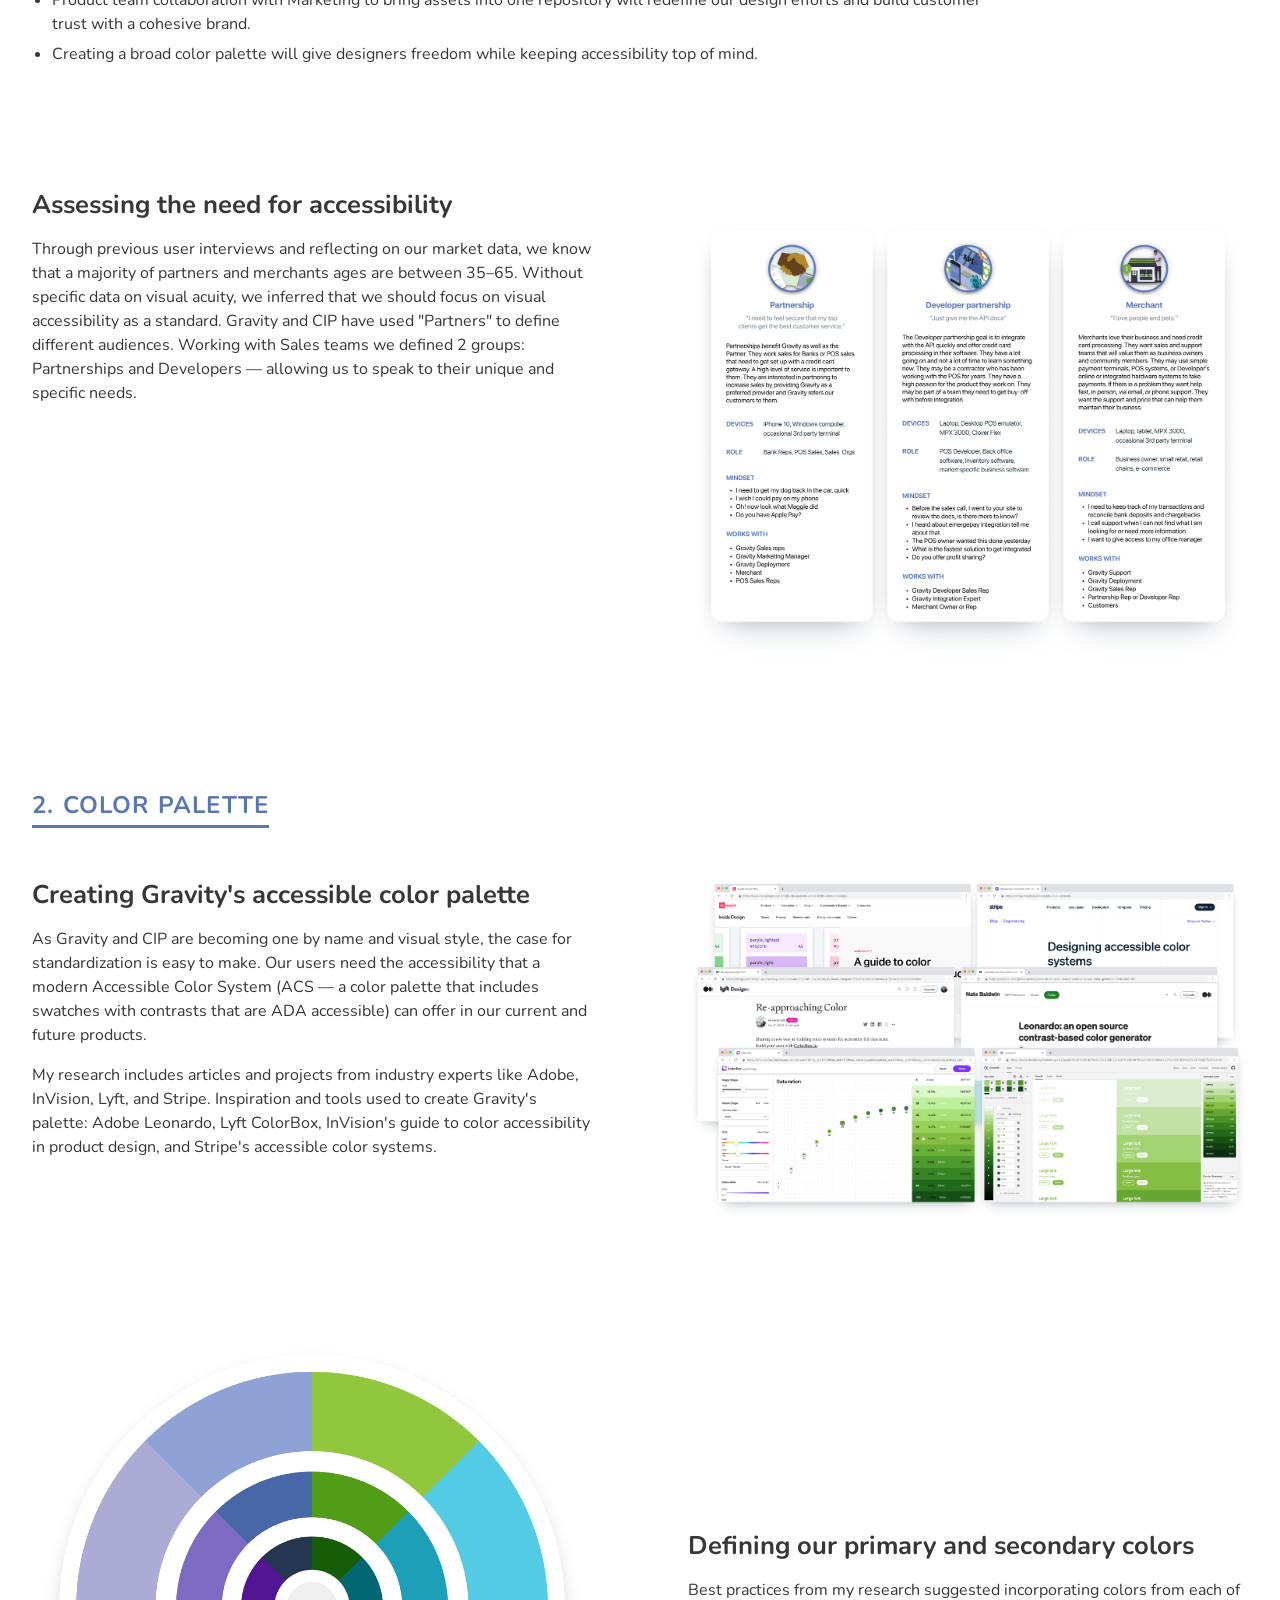
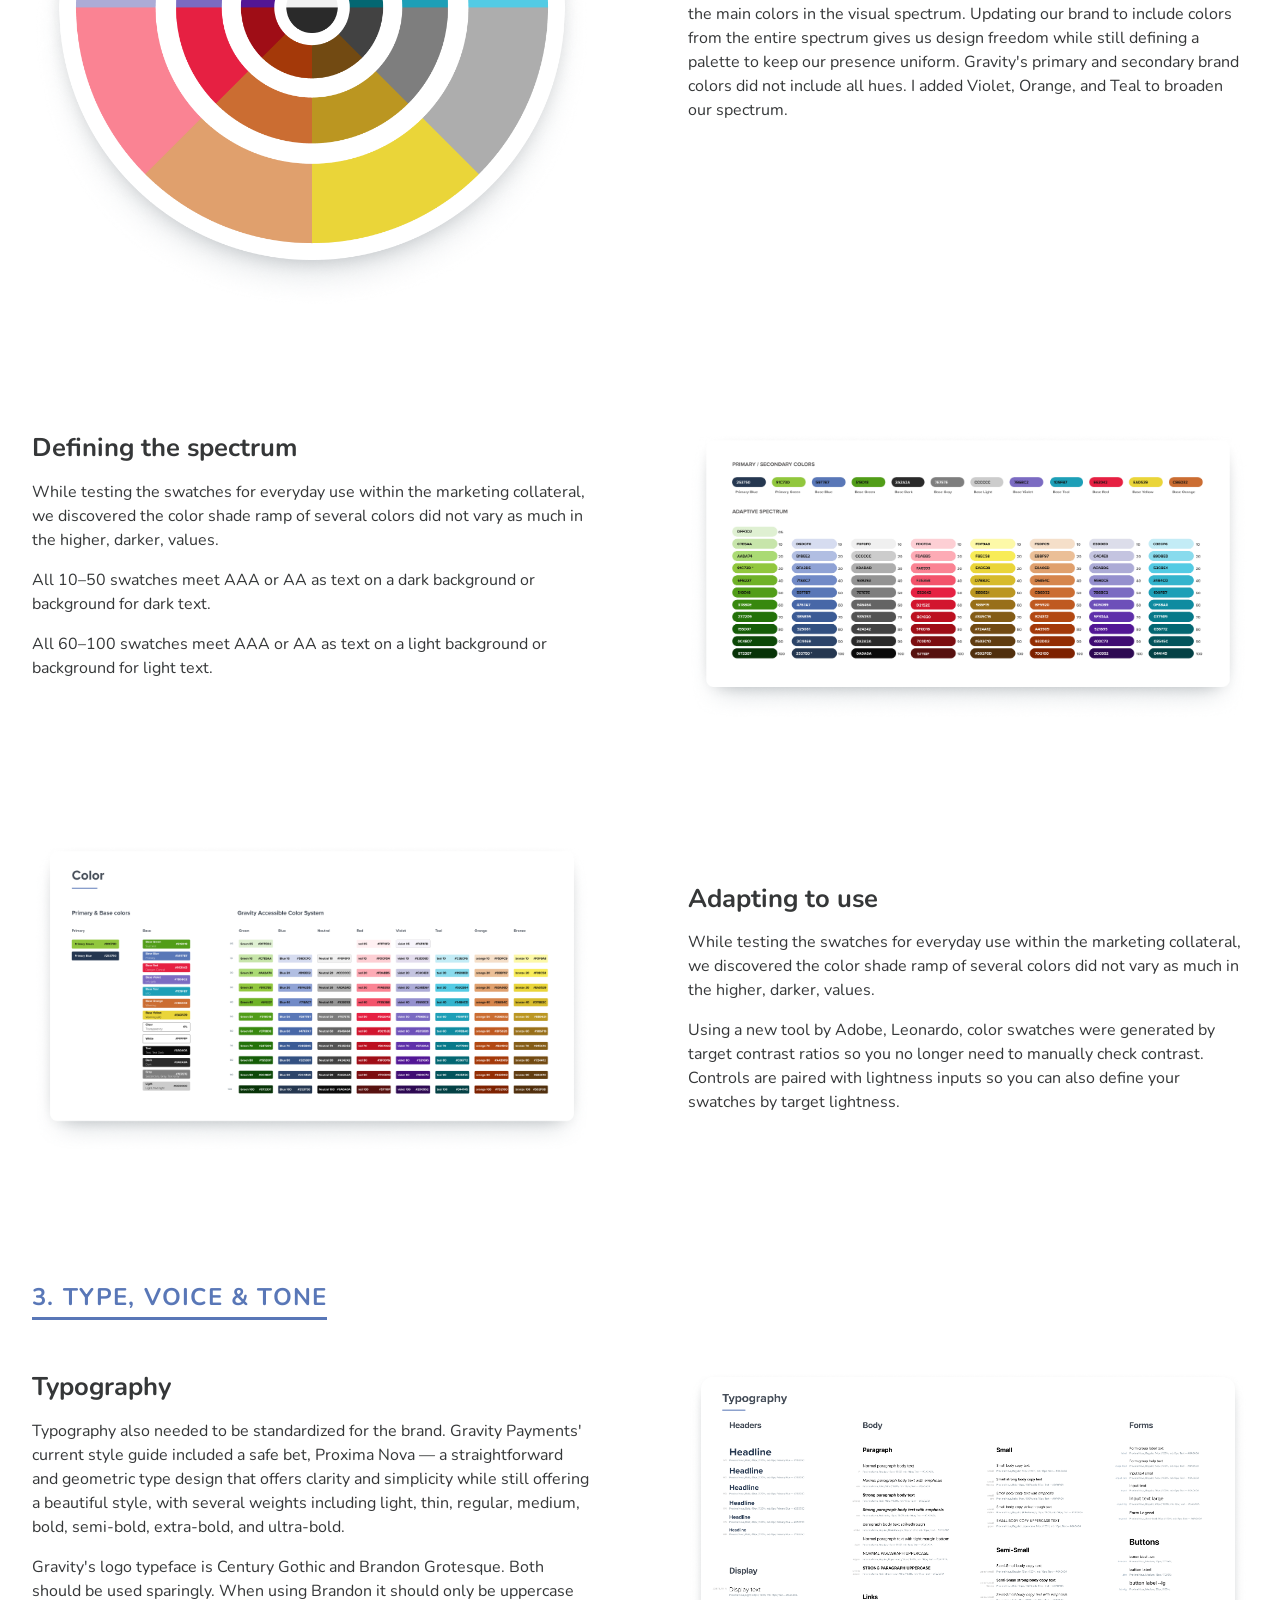
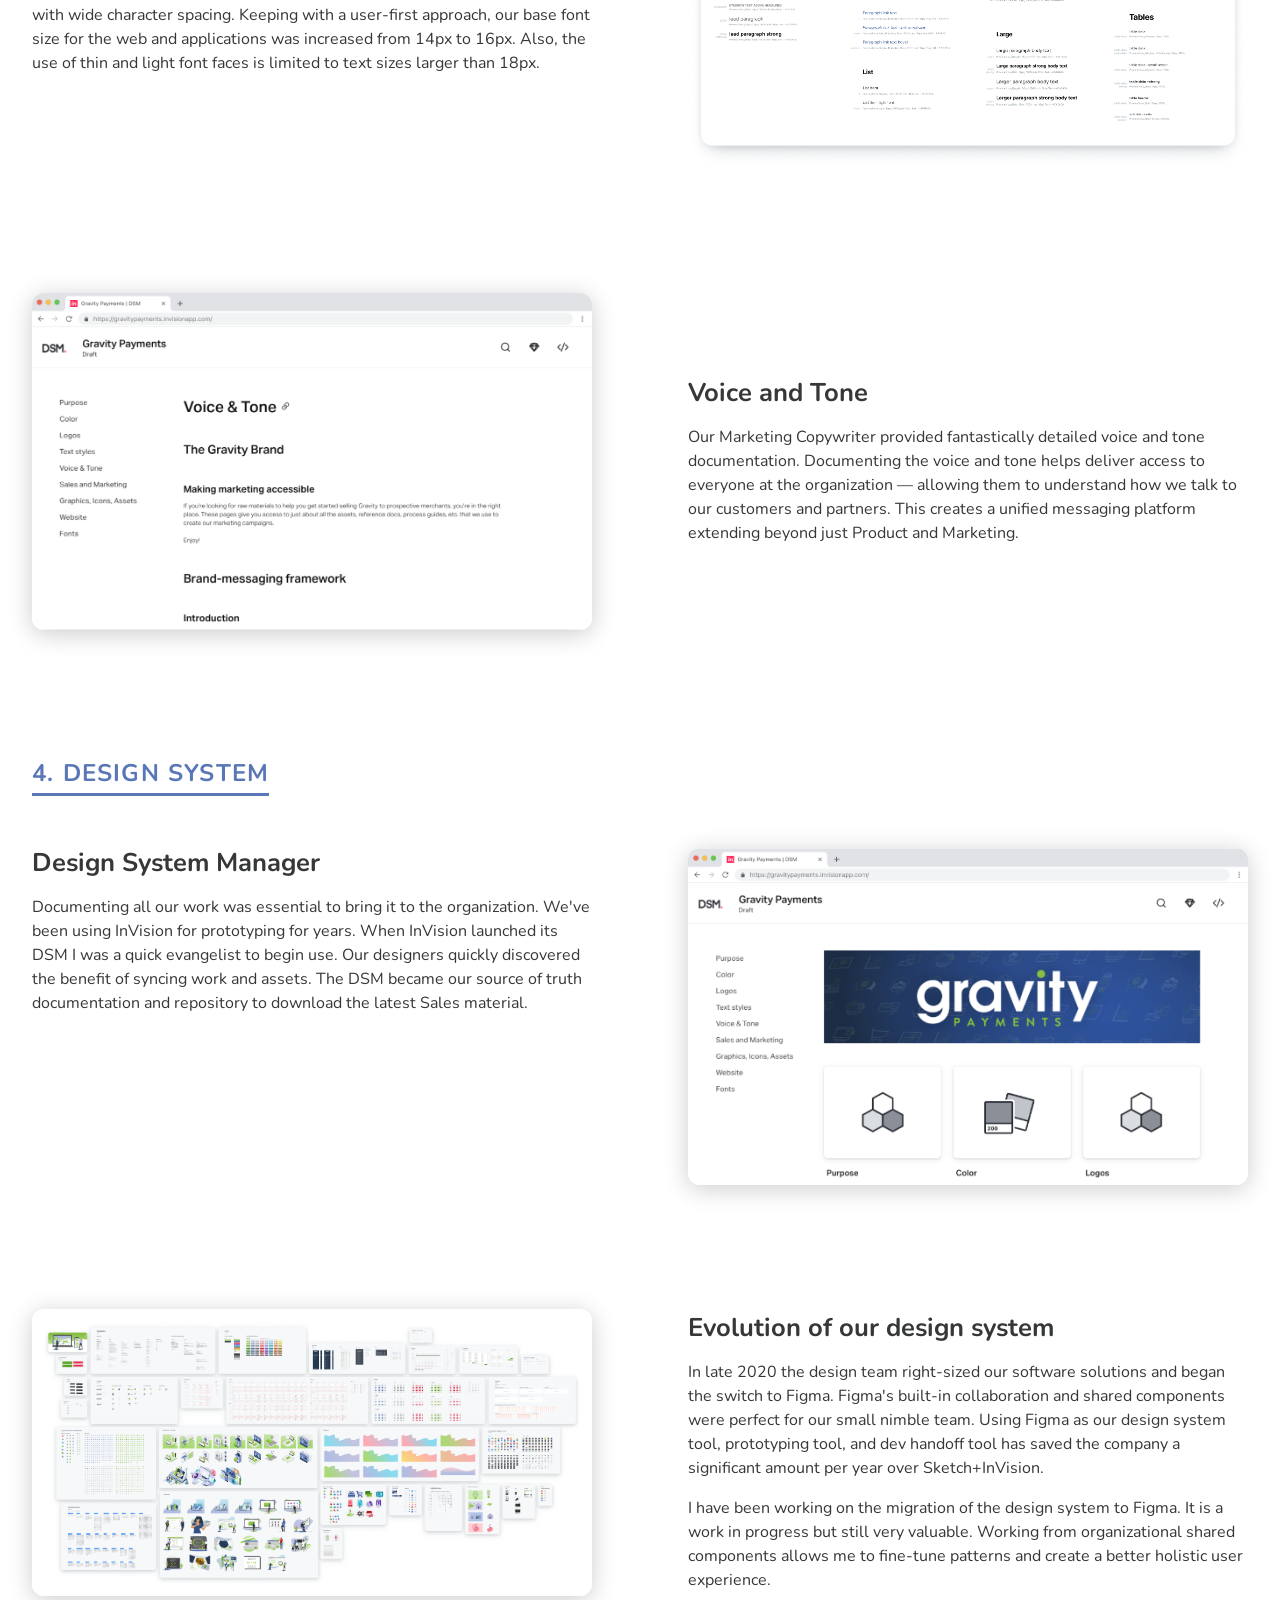
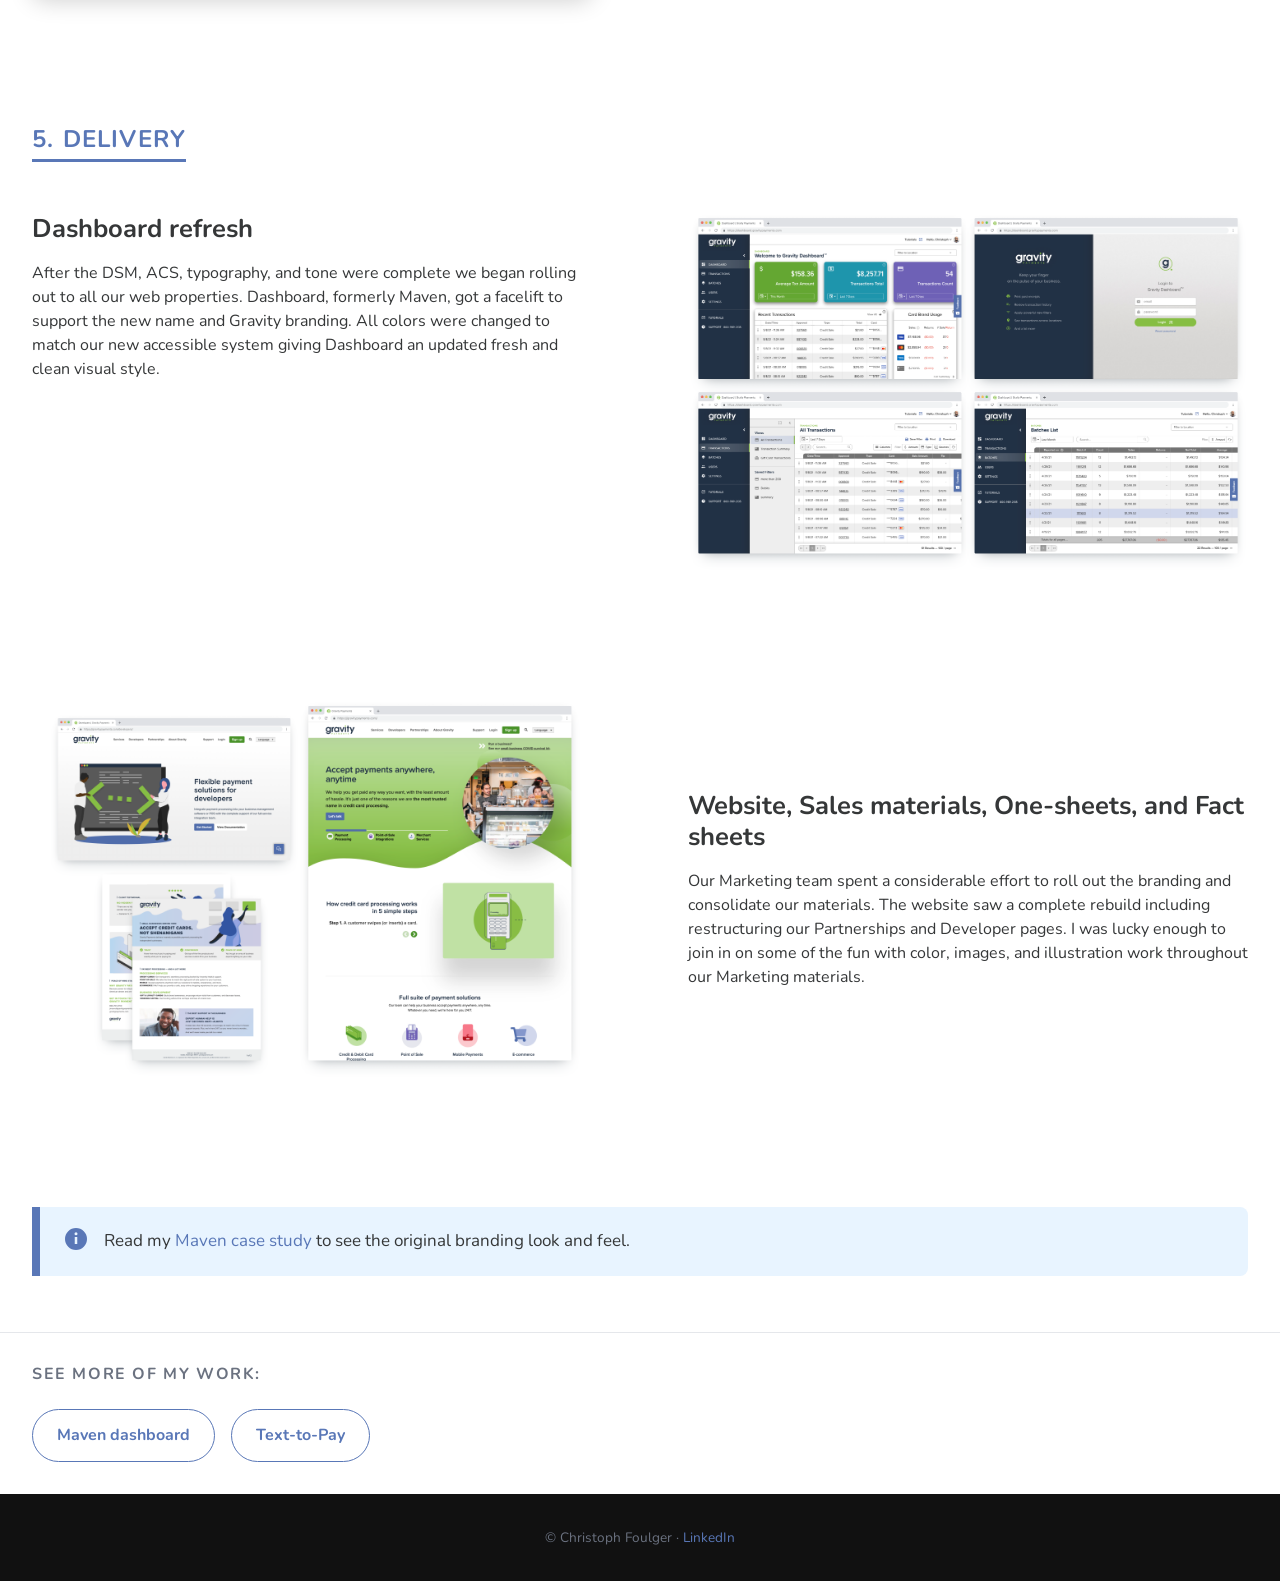
<file: brand.html>
<!DOCTYPE html>
<html lang="en">
<head>
  <meta charset="UTF-8" />
  <meta name="viewport" content="width=device-width, initial-scale=1.0" />
  <title>Redefining a Brand — Christoph Foulger</title>
  <meta name="description" content="Case study: Redefining a brand while building an accessible design system for Gravity Payments." />
  <meta property="og:type" content="article">
  <meta property="og:title" content="Redefining a brand — Christoph Foulger">
  <meta property="og:site_name" content="Christoph Foulger - Senior Product Designer">
  <meta property="og:description" content="Case study: Redefining a brand while building an accessible design system for Gravity Payments.">
  <meta property="og:image" content="https://iamchristoph.com/assets/images/open-graph-image.png">
  <meta property="og:url" content="https://iamchristoph.com/brand">
  <meta name="twitter:card" content="summary_large_image">
  <meta name="twitter:title" content="Christoph Foulger - Senior Product Designer">
  <meta name="twitter:description" content="Case study: Redefining a brand while building an accessible design system for Gravity Payments.">
  <meta name="twitter:image" content="https://iamchristoph.com/assets/images/open-graph-image.png">
  <link rel="icon" type="image/png" href="favicon.png" sizes="64x64">
  <link rel="apple-touch-icon" href="favicon.png" sizes="180x180">
  <link rel="stylesheet" href="assets/css/style.css?v=1.6" />
</head>
<body>

  <!-- Nav -->
  <nav>
    <div class="nav-inner">
      <a class="nav-logo" href="/">Christoph Foulger</a>
      <div class="nav-links">
        <a href="/" class="active">Work</a>
        <a href="about">About</a>
        <a href="https://www.linkedin.com/in/christophfoulger/" target="_blank">LinkedIn</a>
      </div>
    </div>
  </nav>

  <!-- Case Hero -->
  <section class="case-hero" style="background-image: url('assets/images/brand/hero-bg.png');">
    <div class="case-hero-inner">
      <p class="breadcrumb"><a href="/">Work</a> <span>›</span> Redefining a brand</p>
      <h1 style="color: var(--white);">Redefining a brand while building an accessible design system</h1>
      <p class="subtitle">With accessibility top of mind and using insights from leading experts, Marketing and Product teams collaborate to bring Gravity Payments and ChargeIt Pro under one brand while laying the foundation for a combined design system.</p>
      <div class="case-meta">
        <div class="meta-item">
          <label>My Role</label>
          <p>Product Design UX, UI — color accessibility strategy, design system structure, style updates to web applications</p>
        </div>
        <div class="meta-item">
          <label>Tools</label>
          <p>Sketch, InVision, Design System Manager, VS Code</p>
        </div>
        <div class="meta-item">
          <label>Team</label>
          <p>Myself, Product Manager, Marketing Manager, Creative Director, Designer, Copywriter, Marketing Web Dev</p>
        </div>
      </div>
    </div>
  </section>

  <div class="case-body">

    <!-- Summary -->
    <div class="case-section">
      <span class="section-label">Project Summary</span>
      <div class="two-col-text-img">
        <div>
          <p>Gravity Payments CEO Dan Price acquired the Boise credit card processing software company ChargeIt Pro. There were no plans to combine the companies, opting to work as sister organizations.</p>
          <p>Quickly it was apparent both teams, our customers, and users would all benefit from the combined relationship of one organization. Marketing and Product worked together to bring materials, websites, and applications into one brand.</p>
        </div>
        <img src="assets/images/brand/Gravitypayments-logo.png" alt="Gravity Payments logo" loading="lazy" />
      </div>
    </div>

    <!-- Problem / Outcome -->
    <div class="case-section">
      <div class="two-col-text-img">
        <div>
          <h2>What we solved</h2>
          <ul>
            <li>Gravity Payments and ChargeIt Pro brands need to be consolidated under 1 brand.</li>
            <li>Assets, icons, type, components, and copy assets are not consolidated causing endless rework and unsystematic usage.</li>
            <li>Gravity's primary colors (Dark Blue and Bright Green) are an accessibility issue for application patterns like buttons.</li>
            <li>Sales and executives want a refresh of the website, materials, and one-sheets.</li>
          </ul>
        </div>
        <div>
          <h2>Results</h2>
          <ul>
            <li>ChargeIt Pro tradename retired. To facilitate better user understanding of application use, Maven and EI Server renamed Dashboard and Easy Integrator.</li>
            <li>Built the foundational repository for assets, icons, type, components, and copy usage with InVision Design System Manager.</li>
            <li>An Accessible Color System was developed based on Gravity's current brand to give designers a vast palette while ensuring designs remain accessible.</li>
            <li>Gravity's marketing materials were updated to use the new color system and freshen up the designs, assets, and icons throughout.</li>
          </ul>
        </div>
      </div>
    </div>
    
    <img class="wide" src="assets/images/brand/img-02.png" alt="Design system" loading="lazy" />

    <!-- Process -->
    <div class="case-section">
      <span class="section-label">Project Approach</span>
      <div class="process-steps">
        <div class="process-step"><span class="step-num">1</span>Define &amp; Empathize</div>
        <div class="process-step"><span class="step-num">2</span>Color Palette</div>
        <div class="process-step"><span class="step-num">3</span>Type, Voice &amp; Tone</div>
        <div class="process-step"><span class="step-num">4</span>Design System</div>
        <div class="process-step"><span class="step-num">5</span>Delivery</div>
      </div>
    </div>

    <!-- Define & Empathize -->
    <div class="case-section">
      <span class="section-label">1. Define &amp; Empathize</span>
      <h2>Define the problem</h2>
      <p>What are the problems we can address while we redefine the brand for our customers? After years of quick-paced guerrilla marketing tactics and campaign variations, the sales materials are in disarray. A repository of assets has been difficult to keep updated organically. We needed an integrated and easy-to-update system to store information that can be shared across the organization.</p>
      <p>All of Gravity's applications and integrations are branded as ChargeIt Pro. Color, theme, and logos need to be updated throughout. Gravity's primary brand colors are not user-accessible when used for UI elements such as buttons. Gravity needs a broader color palette that could be used across websites, applications, and marketing materials.</p>
      <h3>Hypothesis</h3>
      <ul>
        <li>Keeping the user front of mind will deliver campaign foundations that will drive sales and usability of the product integrations.</li>
        <li>Product team collaboration with Marketing to bring assets into one repository will redefine our design efforts and build customer trust with a cohesive brand.</li>
        <li>Creating a broad color palette will give designers freedom while keeping accessibility top of mind.</li>
      </ul>
    </div>

    <div class="case-section">
      <div class="two-col-text-img">
        <div>
          <h2>Assessing the need for accessibility</h2>
          <p>Through previous user interviews and reflecting on our market data, we know that a majority of partners and merchants ages are between 35–65. Without specific data on visual acuity, we inferred that we should focus on visual accessibility as a standard. Gravity and CIP have used "Partners" to define different audiences. Working with Sales teams we defined 2 groups: Partnerships and Developers — allowing us to speak to their unique and specific needs.</p>
        </div>
        <img class="zoom zoom-full" src="assets/images/brand/img-04.png" alt="Personas" loading="lazy" />
      </div>
    </div>

    <!-- Color Palette -->
    <div class="case-section">
      <span class="section-label">2. Color Palette</span>
      <div class="two-col-text-img">
        <div>
          <h2>Creating Gravity's accessible color palette</h2>
          <p>As Gravity and CIP are becoming one by name and visual style, the case for standardization is easy to make. Our users need the accessibility that a modern Accessible Color System (ACS — a color palette that includes swatches with contrasts that are ADA accessible) can offer in our current and future products.</p>
          <p>My research includes articles and projects from industry experts like Adobe, InVision, Lyft, and Stripe. Inspiration and tools used to create Gravity's palette: Adobe Leonardo, Lyft ColorBox, InVision's guide to color accessibility in product design, and Stripe's accessible color systems.</p>
        </div>
        <img class="zoom zoom-full" src="assets/images/brand/img-05.png" alt="Gravity's accessible color palette" loading="lazy" />
      </div>

      <div class="two-col-text-img img-first">
        <div>
          <h2>Defining our primary and secondary colors</h2>
          <p>Best practices from my research suggested incorporating colors from each of the main colors in the visual spectrum. Updating our brand to include colors from the entire spectrum gives us design freedom while still defining a palette to keep our presence uniform. Gravity's primary and secondary brand colors did not include all hues. I added Violet, Orange, and Teal to broaden our spectrum.</p>
        </div>
        <img src="assets/images/brand/img-06.png" alt="Defining our primary and secondary colors" loading="lazy" />
      </div>

      <div class="two-col-text-img">
        <div>
          <h2>Defining the spectrum </h2>
          <p>While testing the swatches for everyday use within the marketing collateral, we discovered the color shade ramp of several colors did not vary as much in the higher, darker, values. </p>
          <p>All 10–50 swatches meet AAA or AA as text on a dark background or background for dark text. </p>
          <p>All 60–100 swatches meet AAA or AA as text on a light background or background for light text.</p>
        </div>
        <img class="zoom zoom-full" src="assets/images/brand/img-08.png" alt="Version 2 color pallet" loading="lazy" />
      </div>

      <div class="two-col-text-img img-first">
        <div>
          <h2>Adapting to use</h2>
          <p>While testing the swatches for everyday use within the marketing collateral, we discovered the color shade ramp of several colors did not vary as much in the higher, darker, values. </p>
          <p>Using a new tool by Adobe, Leonardo, color swatches were generated by target contrast ratios so you no longer need to manually check contrast. Controls are paired with lightness inputs so you can also define your swatches by target lightness.</p>
        </div>
        <img class="zoom zoom-full" src="assets/images/brand/img-09.png" alt="Version 3 with Leonardo" loading="lazy" />
      </div>
    </div>


    <!-- Typography -->
    <div class="case-section">
      <span class="section-label">3. Type, Voice &amp; Tone</span>
      <div class="two-col-text-img">
        <div>
          <h2>Typography</h2>
          <p>Typography also needed to be standardized for the brand. Gravity Payments' current style guide included a safe bet, Proxima Nova — a straightforward and geometric type design that offers clarity and simplicity while still offering a beautiful style, with several weights including light, thin, regular, medium, bold, semi-bold, extra-bold, and ultra-bold.</p>
          <p>Gravity's logo typeface is Century Gothic and Brandon Grotesque. Both should be used sparingly. When using Brandon it should only be uppercase with wide character spacing. Keeping with a user-first approach, our base font size for the web and applications was increased from 14px to 16px. Also, the use of thin and light font faces is limited to text sizes larger than 18px.</p>
        </div>
        <img class="zoom zoom-full" src="assets/images/brand/img-10.png" alt="Typography guidelines" loading="lazy" />
      </div>
      
      <div class="two-col-text-img img-first">
        <div>
          <h2>Voice and Tone</h2>
          <p>Our Marketing Copywriter provided fantastically detailed voice and tone documentation. Documenting the voice and tone helps deliver access to everyone at the organization — allowing them to understand how we talk to our customers and partners. This creates a unified messaging platform extending beyond just Product and Marketing.</p>
        </div>
        <img class="rounded shadow zoom zoom-full" src="assets/images/brand/img-11.png" alt="Voice and tone guidelines" loading="lazy" />
      </div>
    </div>

    <!-- Design System -->
    <div class="case-section">
      <span class="section-label">4. Design System</span>
      <div class="two-col-text-img">
        <div>
          <h2>Design System Manager</h2>
          <p>Documenting all our work was essential to bring it to the organization. We've been using InVision for prototyping for years. When InVision launched its DSM I was a quick evangelist to begin use. Our designers quickly discovered the benefit of syncing work and assets. The DSM became our source of truth documentation and repository to download the latest Sales material.</p>
        </div>
        <img class="rounded shadow zoom" src="assets/images/brand/img-12.png" alt="DSM Design System Manager" loading="lazy" />
      </div>

      <div class="two-col-text-img img-first">
        <div>
          <h2>Evolution of our design system</h2>
          <p>In late 2020 the design team right-sized our software solutions and began the switch to Figma. Figma's built-in collaboration and shared components were perfect for our small nimble team. Using Figma as our design system tool, prototyping tool, and dev handoff tool has saved the company a significant amount per year over Sketch+InVision.</p>
          <p>I have been working on the migration of the design system to Figma. It is a work in progress but still very valuable. Working from organizational shared components allows me to fine-tune patterns and create a better holistic user experience.</p>
        </div>
        <img class="rounded shadow zoom" src="assets/images/brand/img-13.png" alt="Design system evolution" loading="lazy" />
      </div>
    </div>

    <!-- Delivery -->
    <div class="case-section">
      <span class="section-label">5. Delivery</span>
      <div class="two-col-text-img">
        <div>
          <h2>Dashboard refresh</h2>
          <p>After the DSM, ACS, typography, and tone were complete we began rolling out to all our web properties. Dashboard, formerly Maven, got a facelift to support the new name and Gravity branding. All colors were changed to match our new accessible system giving Dashboard an updated fresh and clean visual style.</p>
        </div>
        <img class="zoom zoom-full" src="assets/images/brand/img-14.png" alt="Dashboard refresh" loading="lazy" />
      </div>

      <div class="two-col-text-img img-first">
        <div>
          <h2>Website, Sales materials, One-sheets, and Fact sheets</h2>
          <p>Our Marketing team spent a considerable effort to roll out the branding and consolidate our materials. The website saw a complete rebuild including restructuring our Partnerships and Developer pages. I was lucky enough to join in on some of the fun with color, images, and illustration work throughout our Marketing materials.</p>
        </div>
        <img class="zoom zoom-full" src="assets/images/brand/img-15.png" alt="Marketing material sample" loading="lazy" />
      </div>
    </div>

    <div class="highlight-box">
      <p>Read my <a href="maven">Maven case study</a> to see the original branding look and feel.</p>
    </div>

  </div><!-- end case-body -->

  <!-- More Work -->
  <div class="more-work">
    <div class="more-work-inner">
      <h2>See more of my work:</h2>
      <div class="more-work-links">
        <a href="maven">Maven dashboard</a>
        <a href="text-to-pay">Text-to-Pay</a>
      </div>
    </div>
  </div>

  <!-- Footer -->
  <footer>
    <p>© Christoph Foulger · <a href="https://www.linkedin.com/in/christophfoulger/" target="_blank">LinkedIn</a></p>
  </footer>

  <script src="assets/zoom.js"></script>
</body>
</html>
</file>
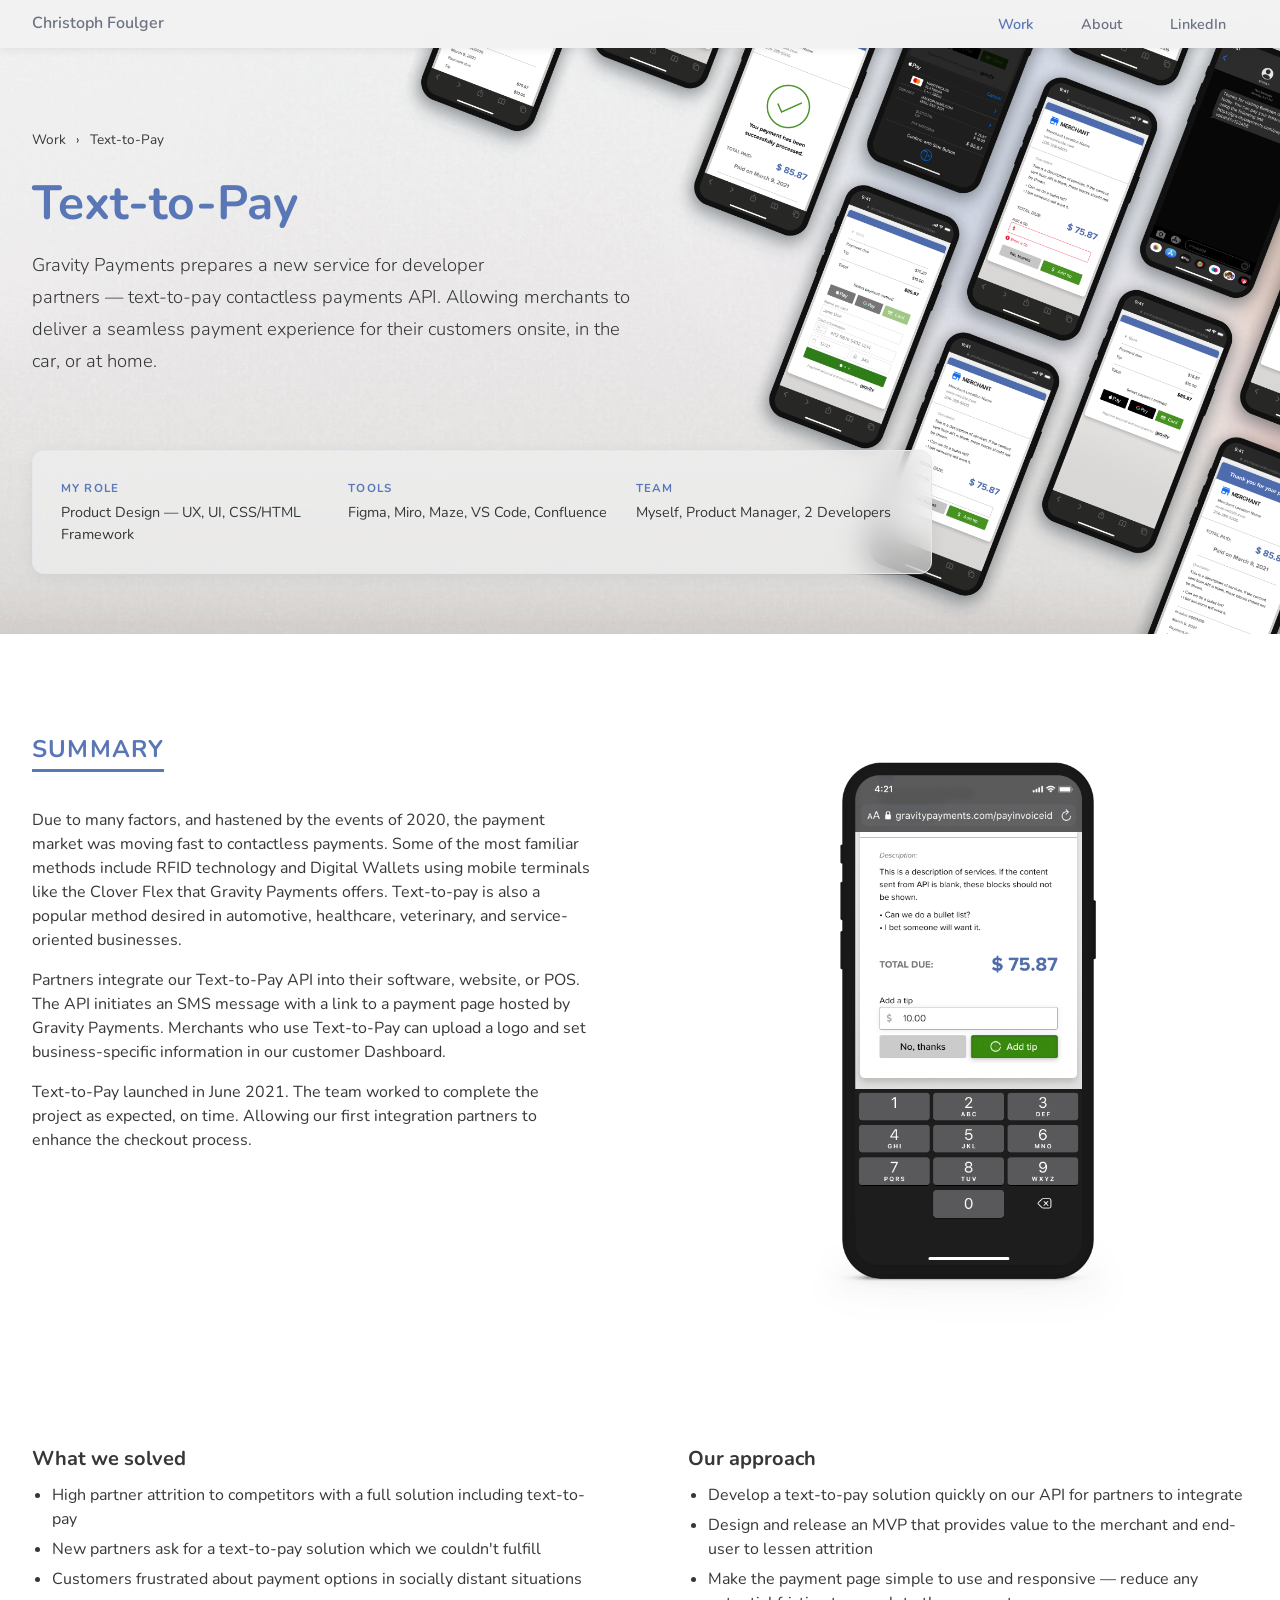
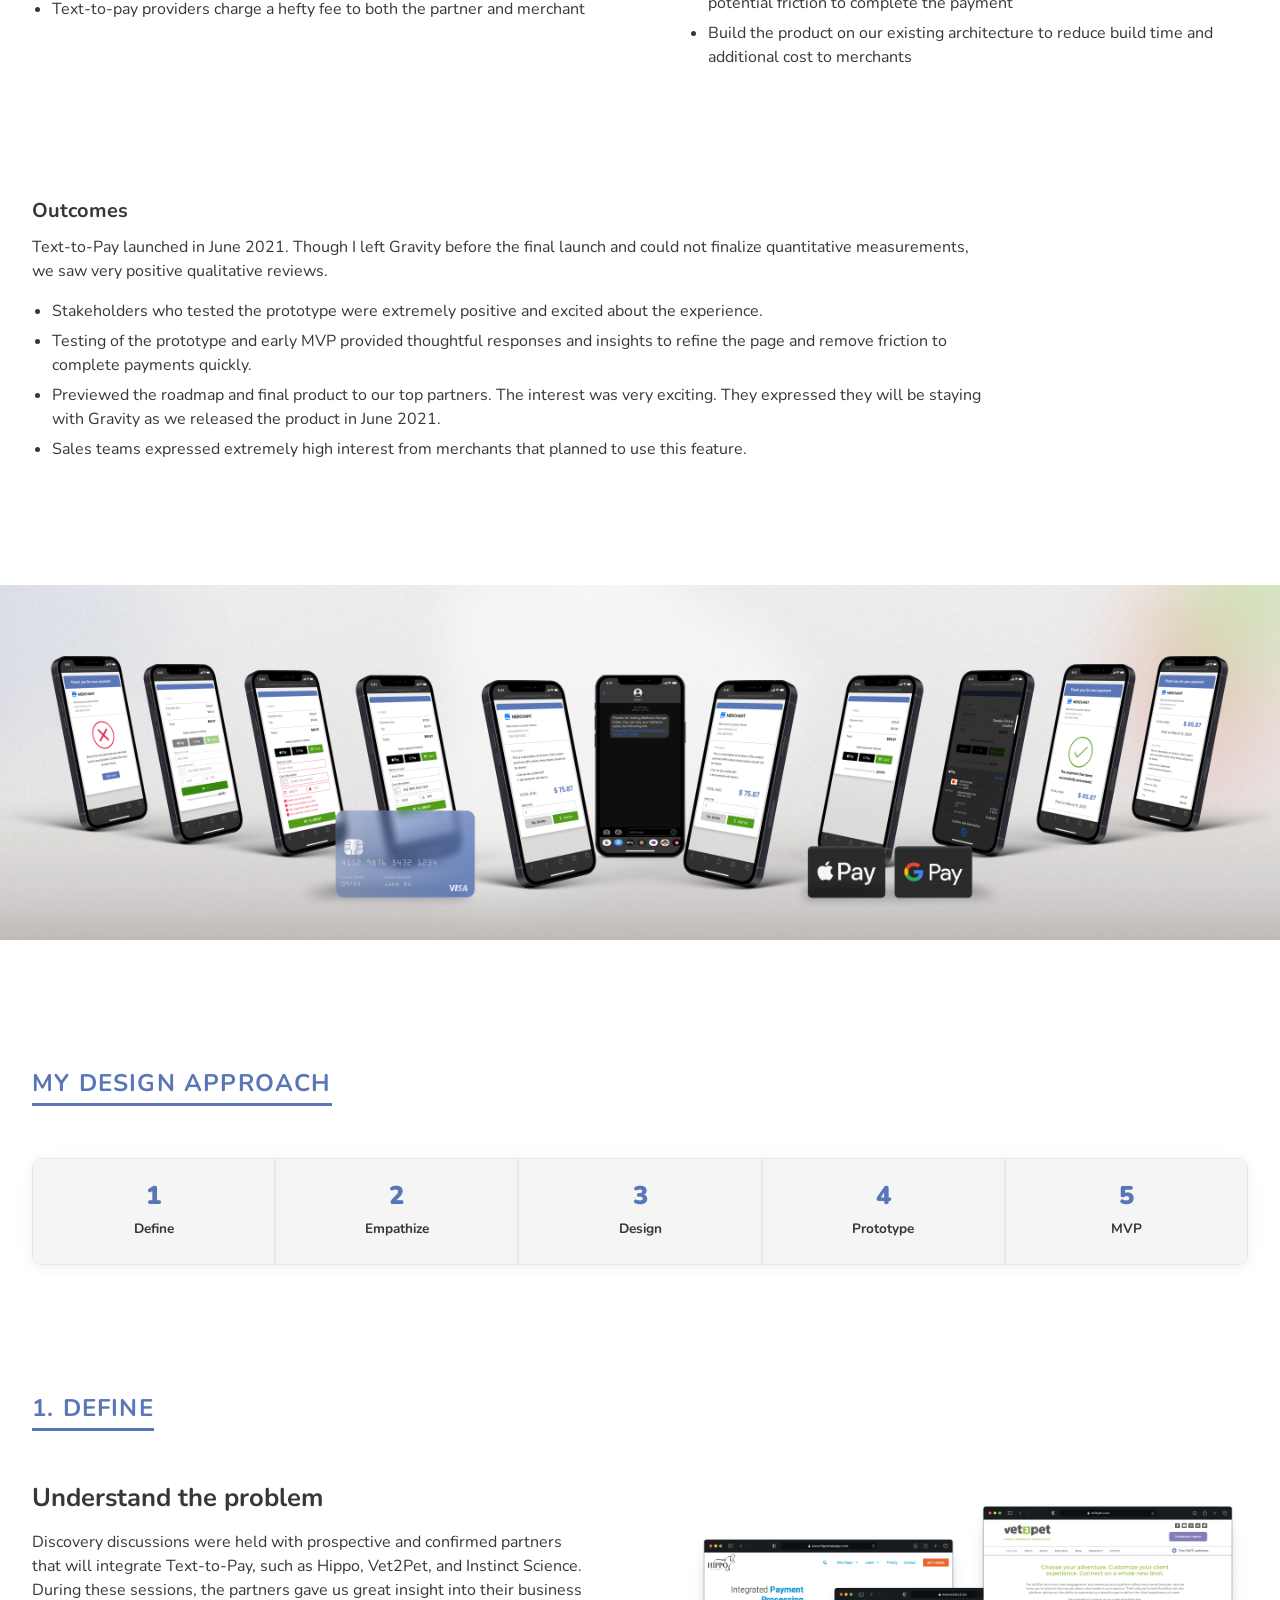
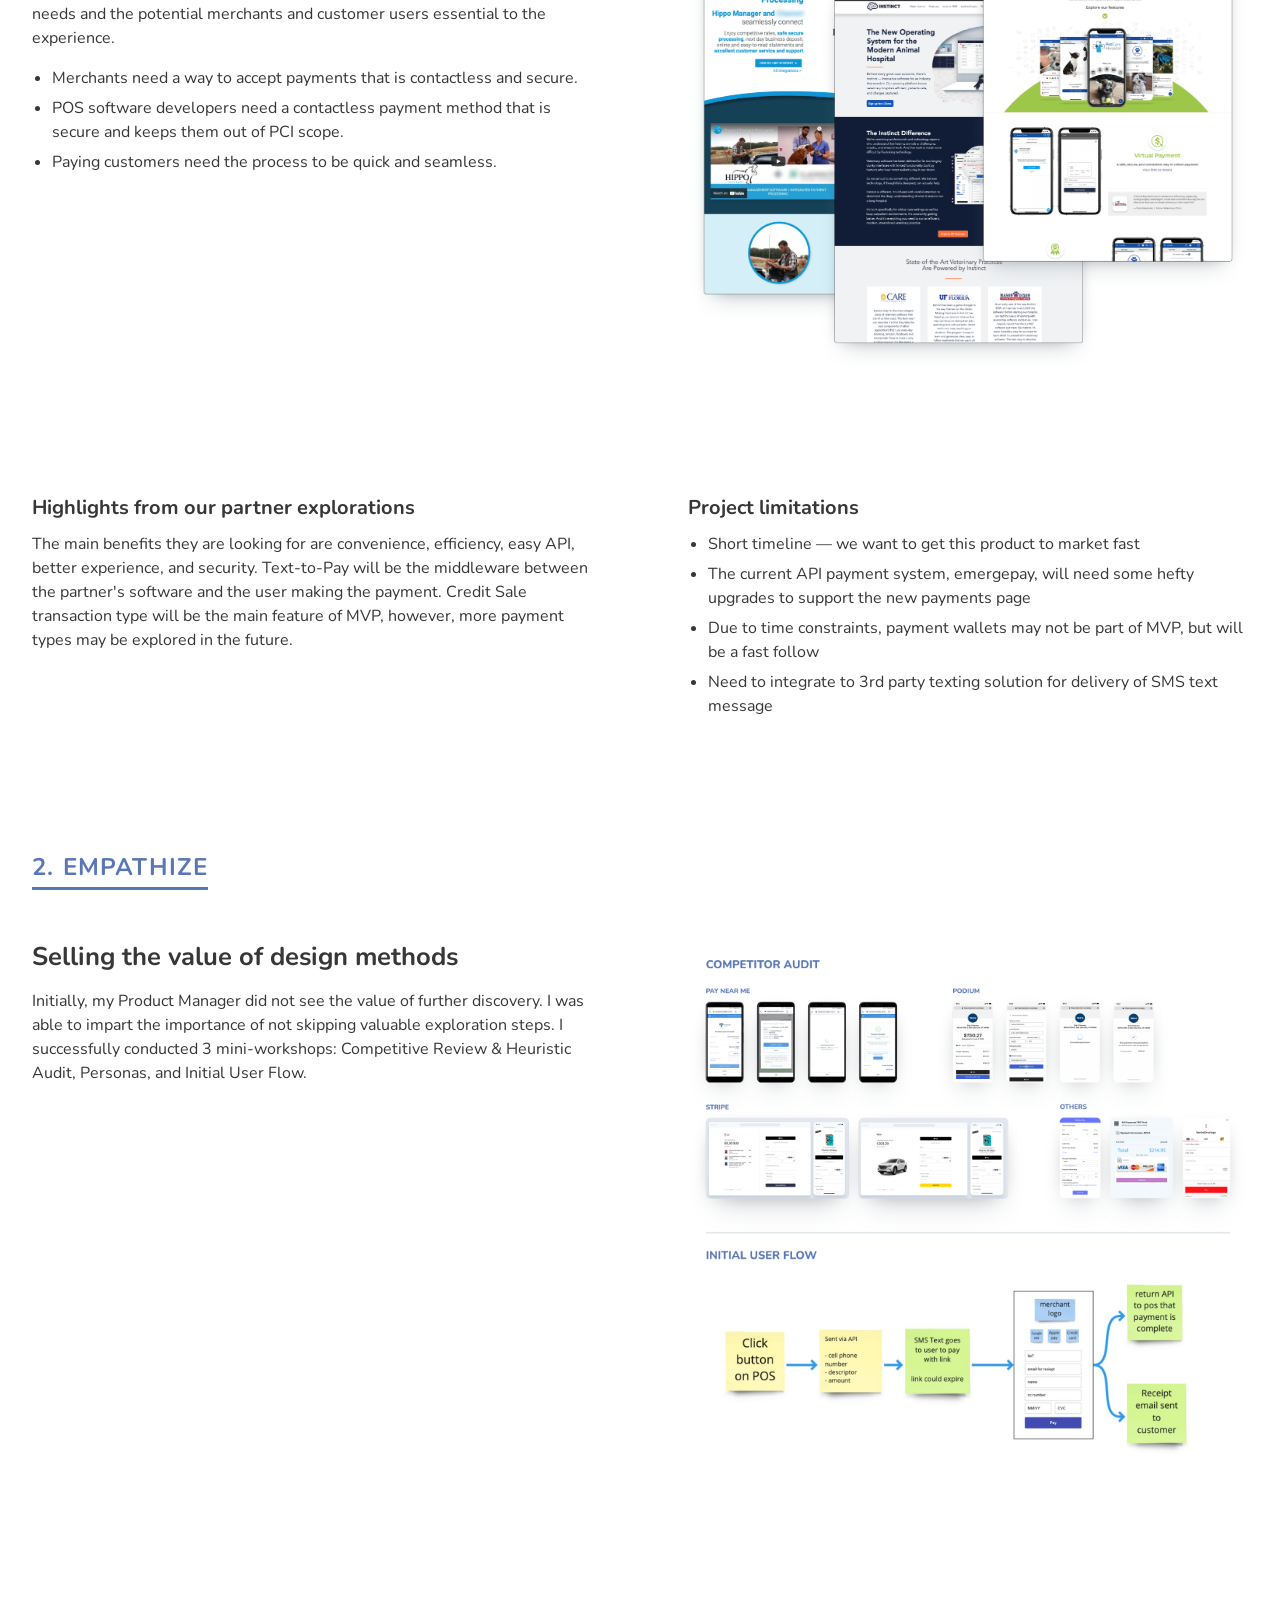
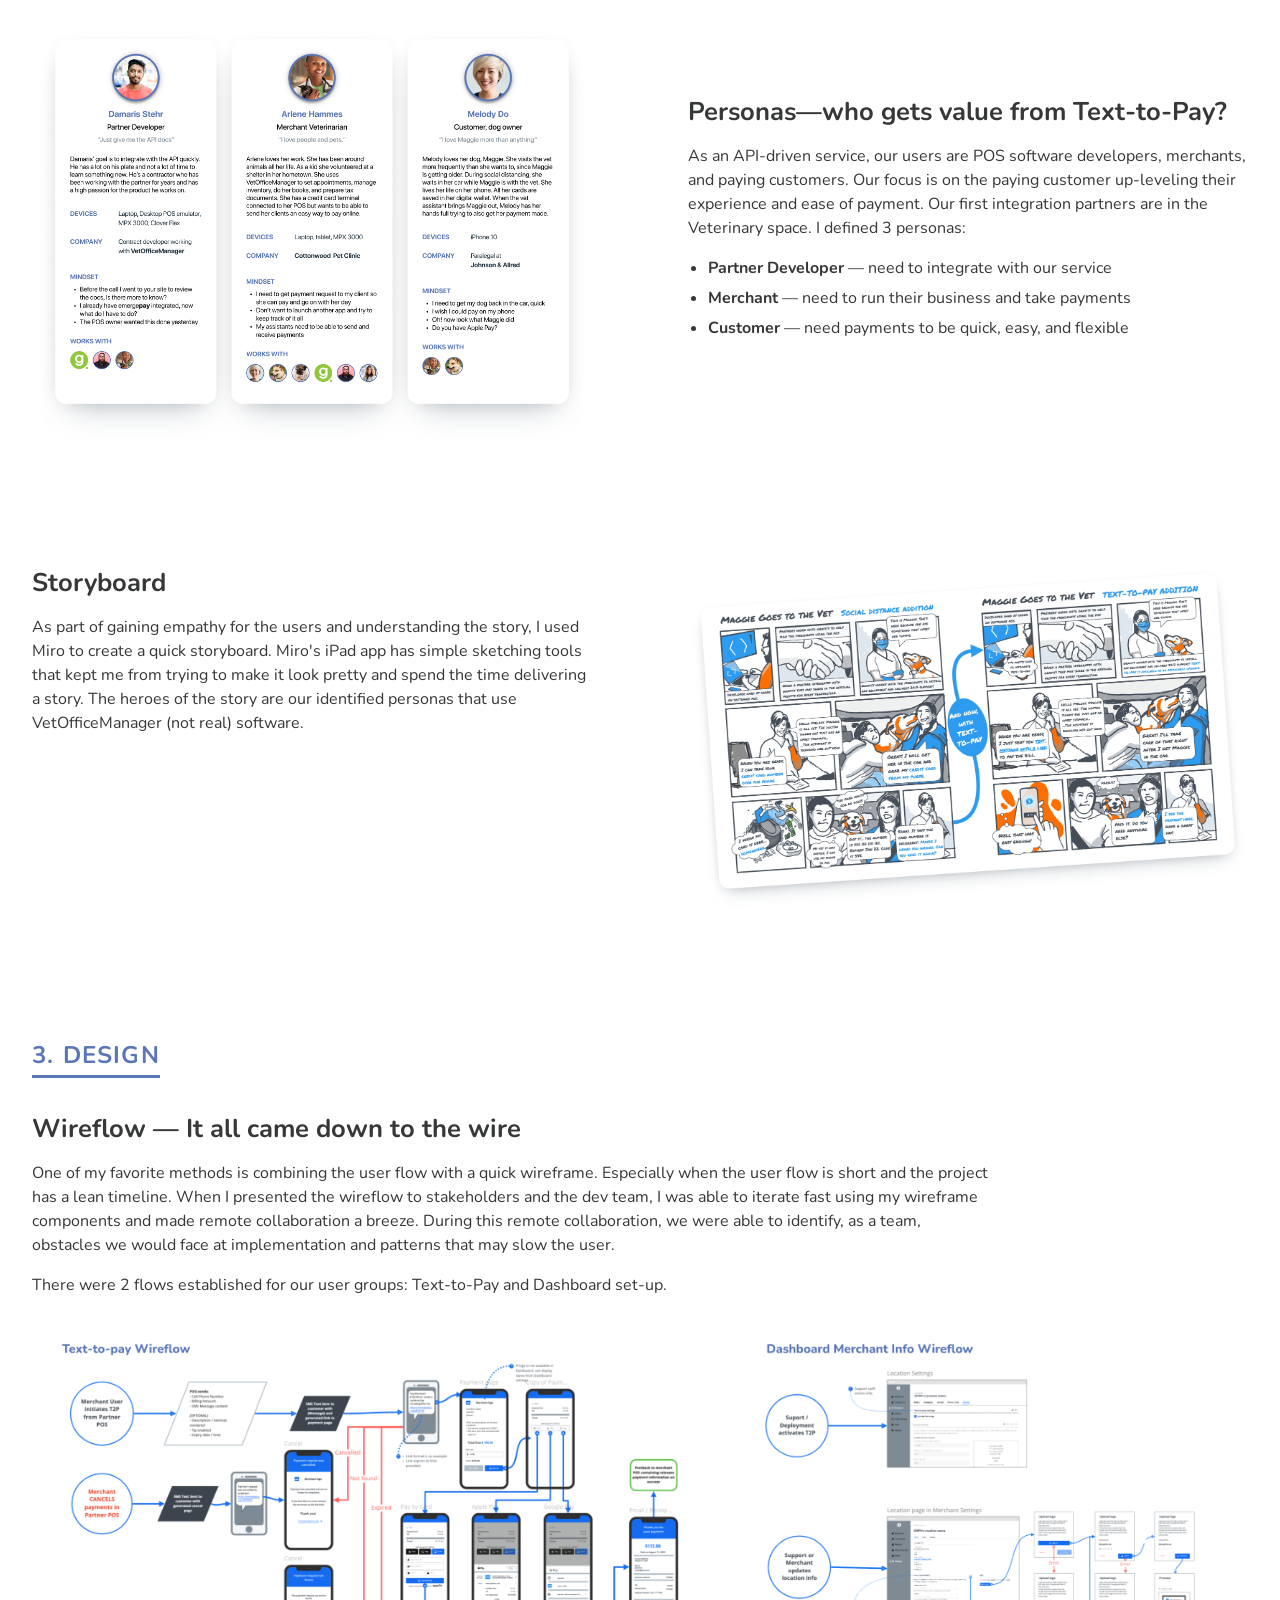
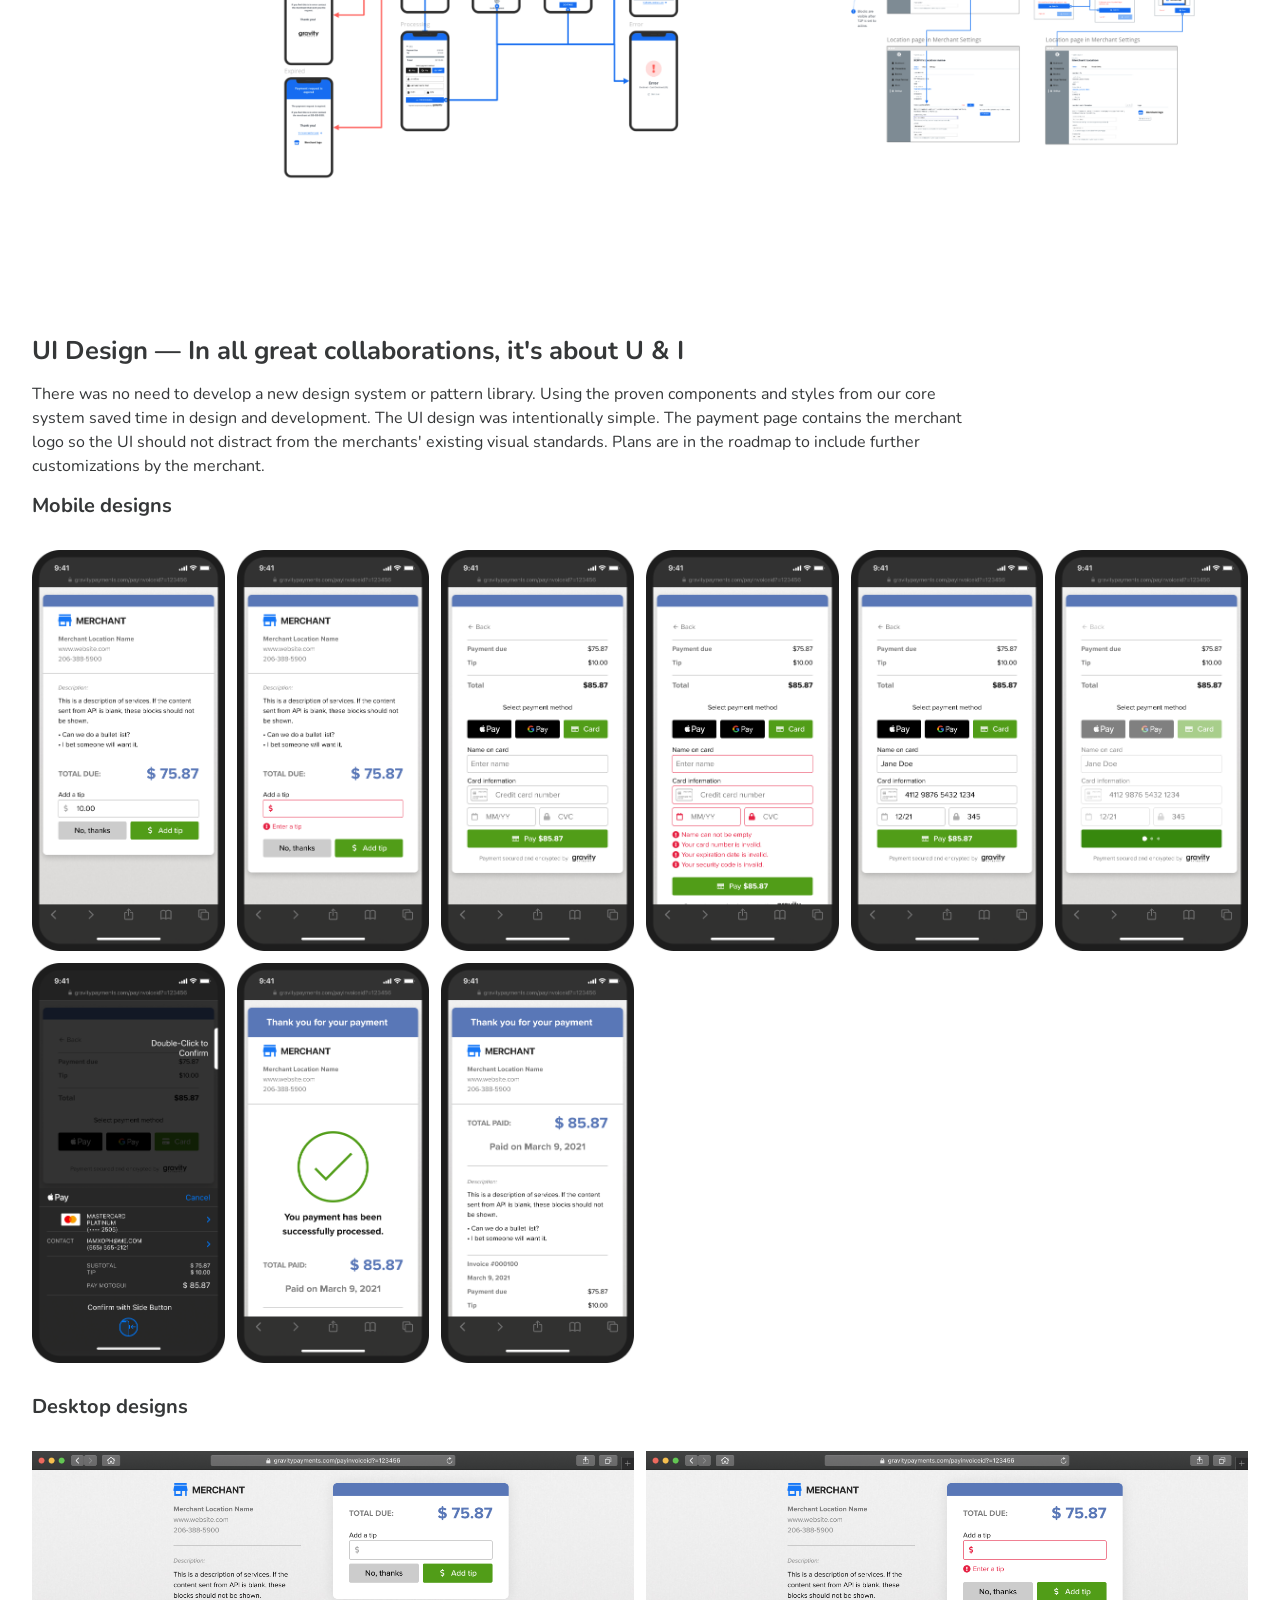
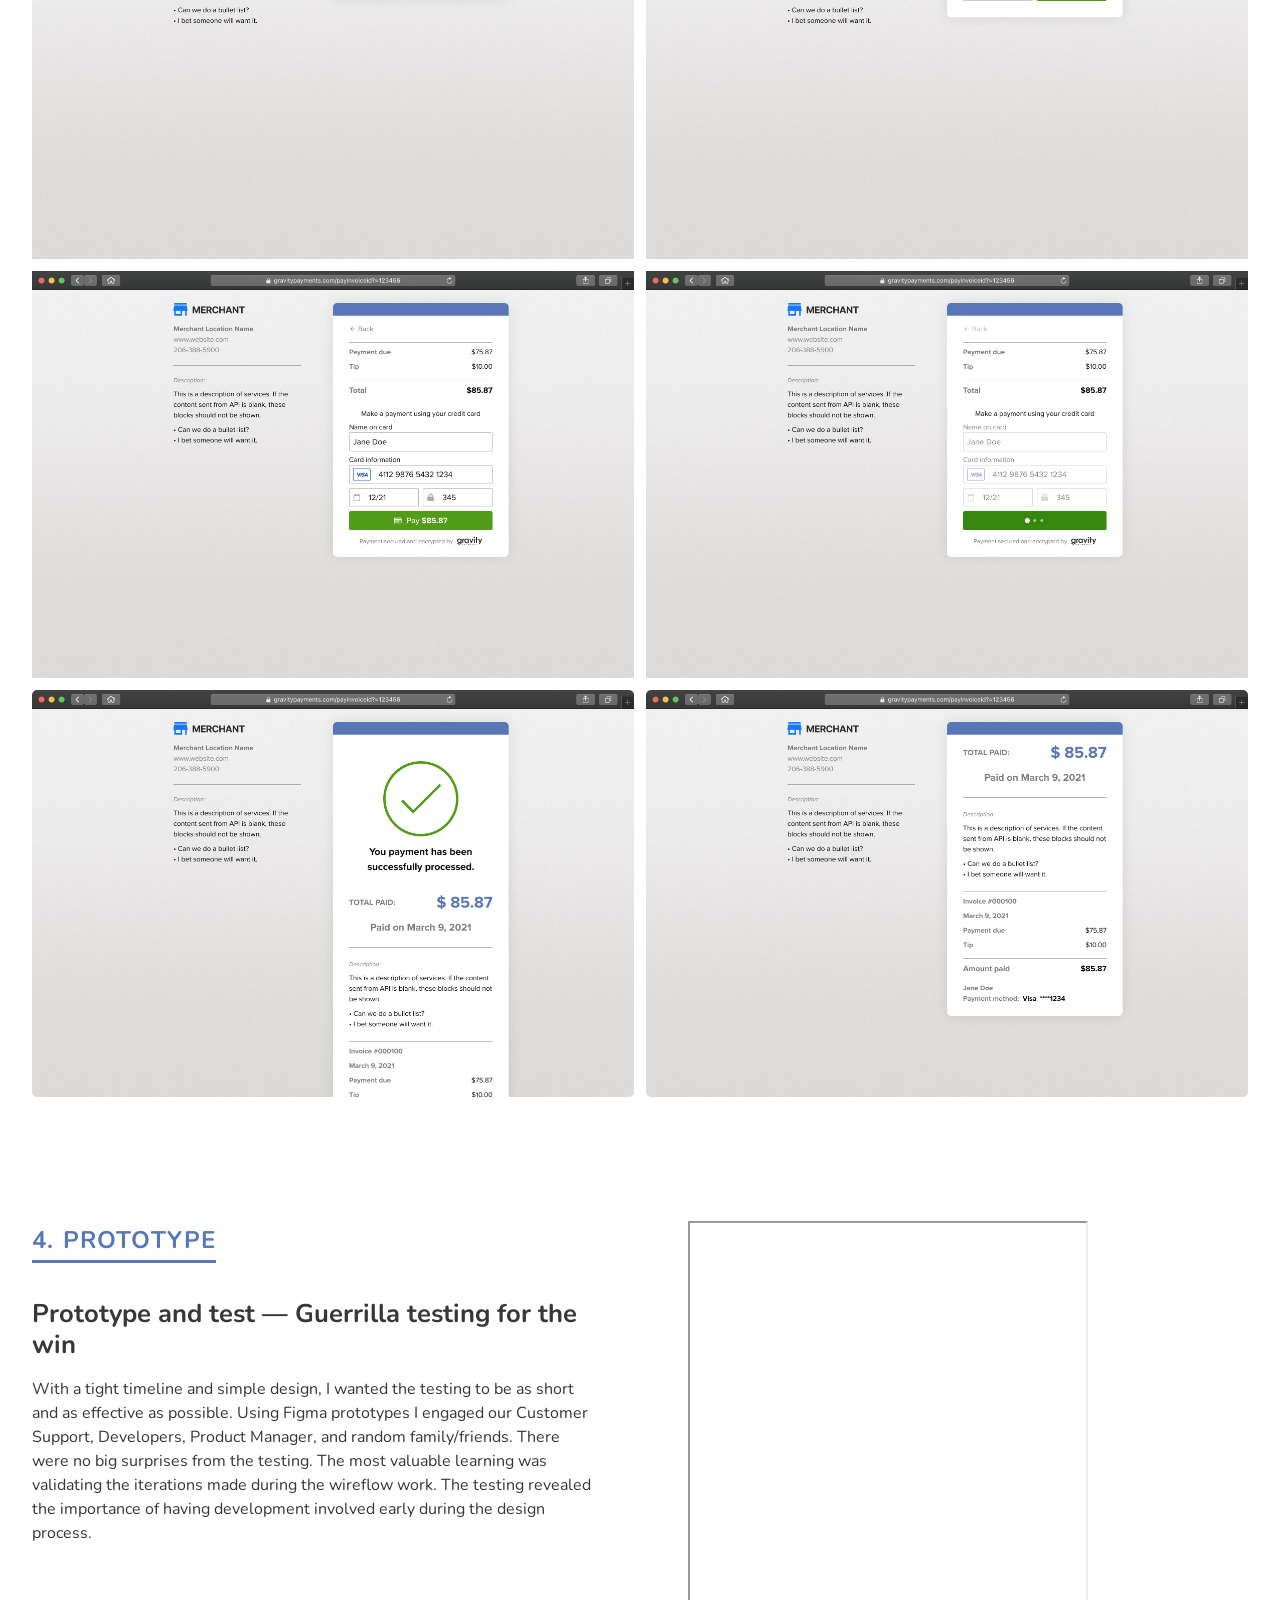
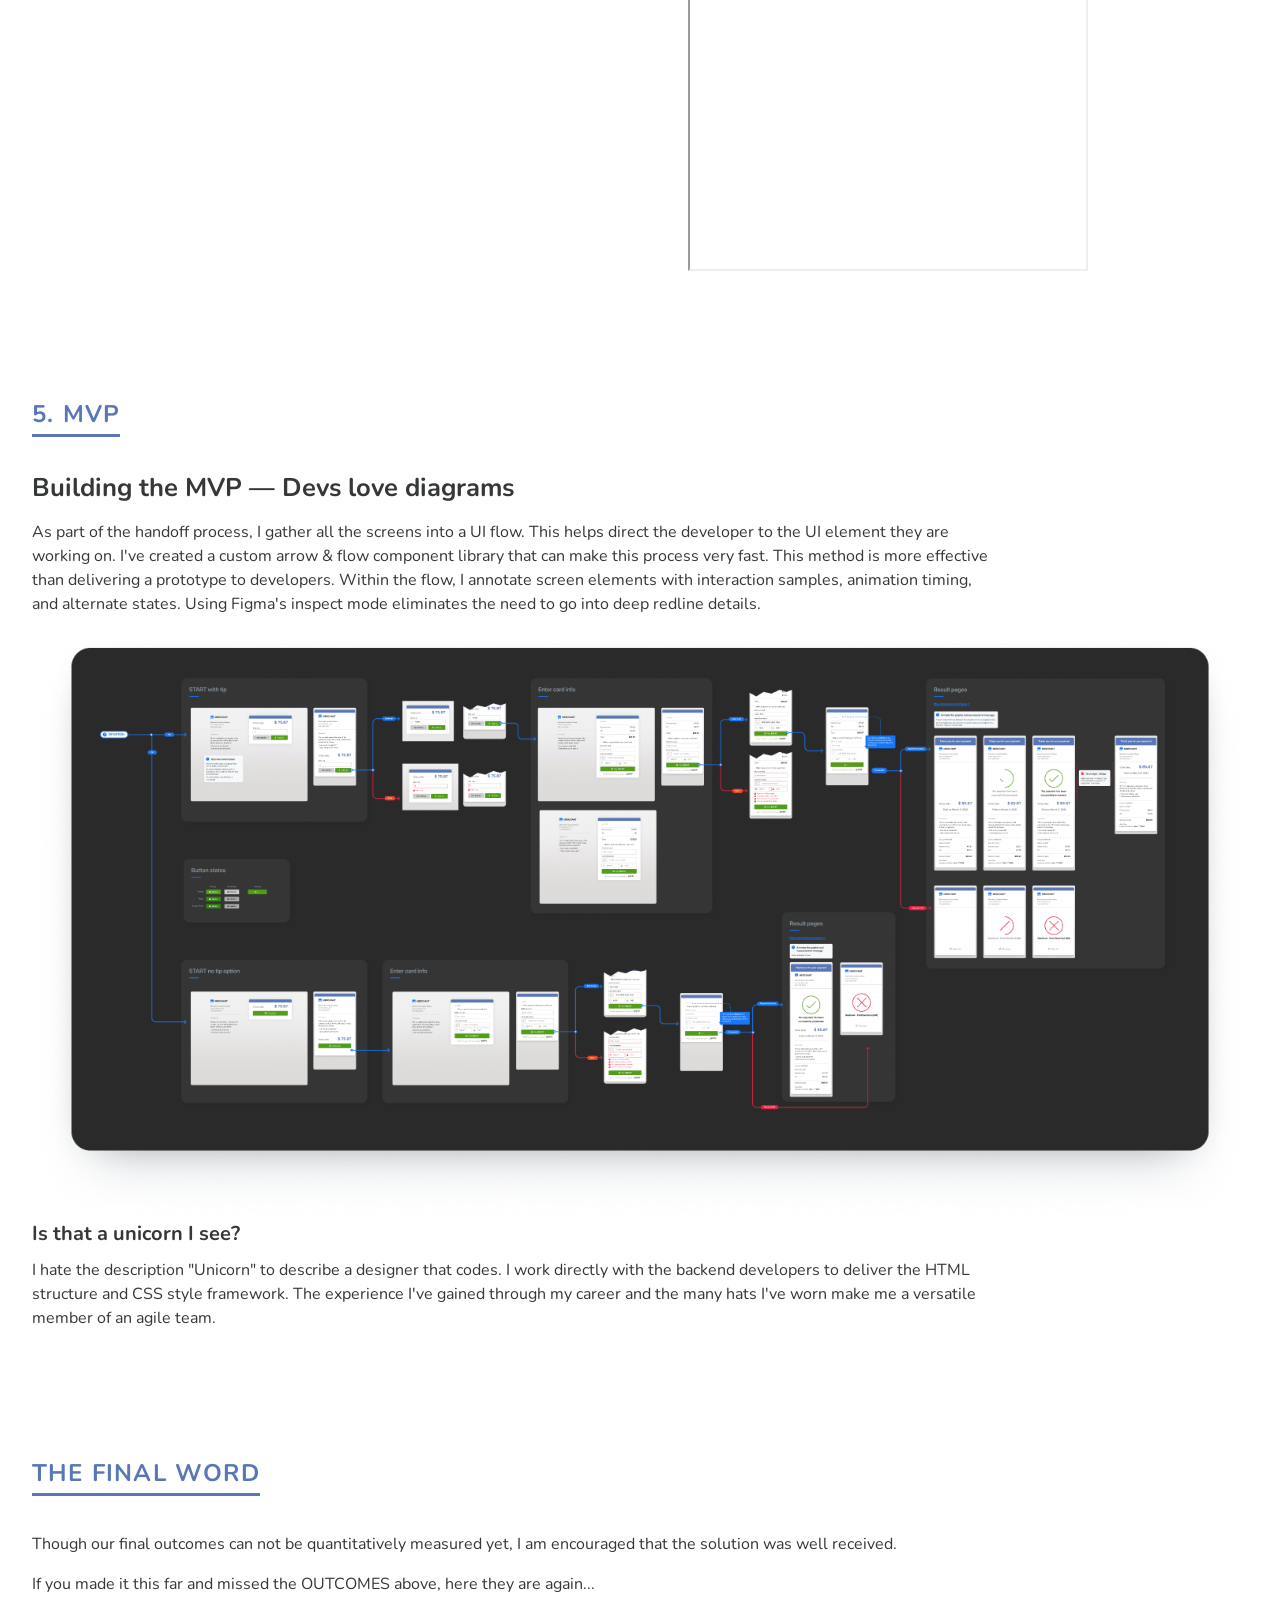
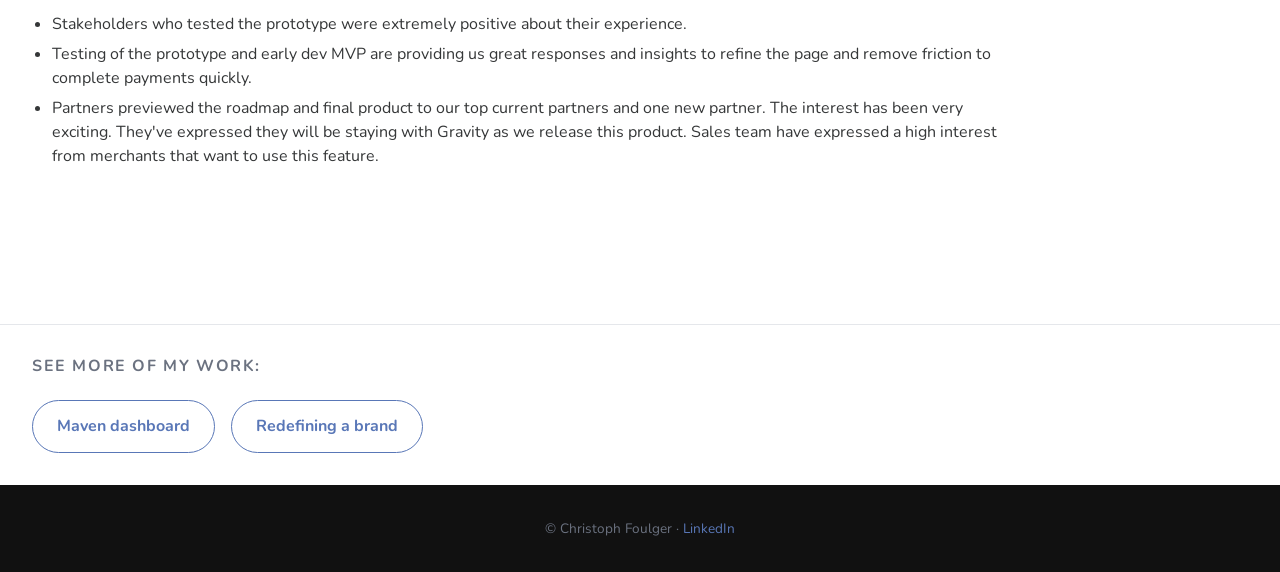
<file: text-to-pay.html>
<!DOCTYPE html>
<html lang="en">
<head>
  <meta charset="UTF-8" />
  <meta name="viewport" content="width=device-width, initial-scale=1.0" />
  <title>Text-to-Pay — Christoph Foulger</title>
  <meta name="description" content="Case study: Gravity Payments Text-to-Pay — API-driven contactless payment solution. UX/UI design" />
  <meta property="og:type" content="article">
  <meta property="og:title" content="Gravity Payments Text-to-Pay — Christoph Foulger">
  <meta property="og:site_name" content="Christoph Foulger - Senior Product Designer">
  <meta property="og:description" content="Case study: Gravity Payments Text-to-Pay — API-driven contactless payment solution. UX/UI design">
  <meta property="og:image" content="https://iamchristoph.com/assets/images/open-graph-image.png">
  <meta property="og:url" content="https://iamchristoph.com/text-to-pay">
  <meta name="twitter:card" content="summary_large_image">
  <meta name="twitter:title" content="Christoph Foulger - Senior Product Designer">
  <meta name="twitter:description" content="Case study: Gravity Payments Text-to-Pay — API-driven contactless payment solution. UX/UI design">
  <meta name="twitter:image" content="https://iamchristoph.com/assets/images/open-graph-image.png">
  <link rel="icon" type="image/png" href="favicon.png" sizes="64x64">
  <link rel="apple-touch-icon" href="favicon.png" sizes="180x180">
  <link rel="stylesheet" href="assets/css/style.css?v=1.6" />
</head>
<body>

  <!-- Nav -->
  <nav>
    <div class="nav-inner">
      <a class="nav-logo" href="/">Christoph Foulger</a>
      <div class="nav-links">
        <a href="/" class="active">Work</a>
        <a href="about">About</a>
        <a href="https://www.linkedin.com/in/christophfoulger/" target="_blank">LinkedIn</a>
      </div>
    </div>
  </nav>

  <!-- Case Hero -->
  <section class="case-hero light" style="background-image: url('assets/images/text-to-pay/hero-bg.png');">
    <div class="case-hero-inner">
      <p class="breadcrumb"><a href="/">Work</a> <span>›</span> Text-to-Pay</p>
      <h1>Text-to-Pay</h1>
      <p class="subtitle">Gravity Payments prepares a new service for developer <span class="no-word-break">partners &mdash; text-to-pay</span> contactless payments API. Allowing merchants to deliver a seamless payment experience for their customers onsite, in the car, or at home.</p>

      <div class="case-meta">
        <div class="meta-item">
          <label>My Role</label>
          <p>Product Design — UX, UI, CSS/HTML Framework</p>
        </div>
        <div class="meta-item">
          <label>Tools</label>
          <p>Figma, Miro, Maze, VS Code, Confluence</p>
        </div>
        <div class="meta-item">
          <label>Team</label>
          <p>Myself, Product Manager, 2 Developers</p>
        </div>
      </div>
    </div>
  </section>

  <div class="case-body">

    <!-- Summary -->
    <div class="case-section">
      <div class="two-col-text-img">
        <div>
          <span class="section-label">Summary</span>
          <p>Due to many factors, and hastened by the events of 2020, the payment market was moving fast to contactless payments. Some of the most familiar methods include RFID technology and Digital Wallets using mobile terminals like the Clover Flex that Gravity Payments offers. Text-to-pay is also a popular method desired in automotive, healthcare, veterinary, and service-oriented businesses.</p>
          <p>Partners integrate our Text-to-Pay API into their software, website, or POS. The API initiates an SMS message with a link to a payment page hosted by Gravity Payments. Merchants who use Text-to-Pay can upload a logo and set business-specific information in our customer Dashboard.</p>
          <p>Text-to-Pay launched in June 2021. The team worked to complete the project as expected, on time. Allowing our first integration partners to enhance the checkout process.</p>
        </div>
        <img class="zoom" src="assets/images/text-to-pay/img-01.gif" alt="Text-to-pay summary" loading="lazy" />
      </div>
    </div>

    <!-- Problem -->
    <div class="case-section">
      <div class="two-col-text-img">
        <div>
          <h3>What we solved</h3>
          <ul>
            <li>High partner attrition to competitors with a full solution including text-to-pay</li>
            <li>New partners ask for a text-to-pay solution which we couldn't fulfill</li>
            <li>Customers frustrated about payment options in socially distant situations</li>
            <li>Text-to-pay providers charge a hefty fee to both the partner and merchant</li>
          </ul>
        </div>
        <div>
          <h3>Our approach</h3>
          <ul>
            <li>Develop a text-to-pay solution quickly on our API for partners to integrate</li>
            <li>Design and release an MVP that provides value to the merchant and end-user to lessen attrition</li>
            <li>Make the payment page simple to use and responsive — reduce any potential friction to complete the payment</li>
            <li>Build the product on our existing architecture to reduce build time and additional cost to merchants</li>
          </ul>
        </div>
      </div>
    </div>

    <!-- Outcomes -->
    <div class="case-section">
      <h3>Outcomes</h3>
      <p>Text-to-Pay launched in June 2021. Though I left Gravity before the final launch and could not finalize quantitative measurements, we saw very positive qualitative reviews.</p>
      <ul>
        <li>Stakeholders who tested the prototype were extremely positive and excited about the experience.</li>
        <li>Testing of the prototype and early MVP provided thoughtful responses and insights to refine the page and remove friction to complete payments quickly.</li>
        <li>Previewed the roadmap and final product to our top partners. The interest was very exciting. They expressed they will be staying with Gravity as we released the product in June 2021.</li>
        <li>Sales teams expressed extremely high interest from merchants that planned to use this feature.</li>
      </ul>
    </div>

    <img class="wide" src="assets/images/text-to-pay/img-02.png" alt="Text-to-pay screens" loading="lazy" />

    <!-- Process -->
    <div class="case-section">
      <span class="section-label">My Design Approach</span>
      <div class="process-steps">
        <div class="process-step"><span class="step-num">1</span>Define</div>
        <div class="process-step"><span class="step-num">2</span>Empathize</div>
        <div class="process-step"><span class="step-num">3</span>Design</div>
        <div class="process-step"><span class="step-num">4</span>Prototype</div>
        <div class="process-step"><span class="step-num">5</span>MVP</div>
      </div>
    </div>

    <!-- Define -->
    <div class="case-section">
      <span class="section-label">1. Define</span>
      <div class="two-col-text-img">
        <div>
          <h2>Understand the problem</h2>
          <p>Discovery discussions were held with prospective and confirmed partners that will integrate Text-to-Pay, such as Hippo, Vet2Pet, and Instinct Science. During these sessions, the partners gave us great insight into their business needs and the potential merchants and customer users essential to the experience.</p>
          <ul>
            <li>Merchants need a way to accept payments that is contactless and secure.</li>
            <li>POS software developers need a contactless payment method that is secure and keeps them out of PCI scope.</li>
            <li>Paying customers need the process to be quick and seamless.</li>
          </ul>
        </div>
        <img class="zoom zoom-full " src="assets/images/text-to-pay/img-03.png" alt="Discovery workshop materials" loading="lazy" />
      </div>
      <div class="two-col-text-img">
        <div>
          <h3>Highlights from our partner explorations</h3>
          <p>The main benefits they are looking for are convenience, efficiency, easy API, better experience, and security. Text-to-Pay will be the middleware between the partner's software and the user making the payment. Credit Sale transaction type will be the main feature of MVP, however, more payment types may be explored in the future.</p>
        </div>
        <div>
          <h3>Project limitations</h3>
          <ul>
            <li>Short timeline — we want to get this product to market fast</li>
            <li>The current API payment system, emergepay, will need some hefty upgrades to support the new payments page</li>
            <li>Due to time constraints, payment wallets may not be part of MVP, but will be a fast follow</li>
            <li>Need to integrate to 3rd party texting solution for delivery of SMS text message</li>
          </ul>
        </div>
      </div>

    </div>
    
    <!-- Empathize -->
    <div class="case-section">
      <span class="section-label">2. Empathize</span>
      <div class="two-col-text-img">
        <div>
          <h2>Selling the value of design methods</h2>
          <p>Initially, my Product Manager did not see the value of further discovery. I was able to impart the importance of not skipping valuable exploration steps. I successfully conducted 3 mini-workshops: Competitive Review &amp; Heuristic Audit, Personas, and Initial User Flow.</p>
        </div>
        <img class="zoom zoom-full" src="assets/images/text-to-pay/img-04.png" alt="Competitive review and initial user flow" loading="lazy" />
      </div>

      <div class="two-col-text-img img-first">
        <div>
          <h2>Personas&mdash;who gets value from Text-to-Pay?</h2>
          <p>As an API-driven service, our users are POS software developers, merchants, and paying customers. Our focus is on the paying customer up-leveling their experience and ease of payment. Our first integration partners are in the Veterinary space. I defined 3 personas:</p>
          <ul>
            <li><strong>Partner Developer</strong> — need to integrate with our service</li>
            <li><strong>Merchant</strong> — need to run their business and take payments</li>
            <li><strong>Customer</strong> — need payments to be quick, easy, and flexible</li>
          </ul>
        </div>
        <img class="zoom zoom-full" src="assets/images/text-to-pay/img-05.png" alt="Personas" loading="lazy" />
      </div>

      <div class="two-col-text-img">
        <div>
          <h2>Storyboard</h2>
          <p>As part of gaining empathy for the users and understanding the story, I used Miro to create a quick storyboard. Miro's iPad app has simple sketching tools that kept me from trying to make it look pretty and spend the time delivering a story. The heroes of the story are our identified personas that use VetOfficeManager (not real) software.</p>
        </div>
        <img class="zoom zoom-full" src="assets/images/text-to-pay/img-06.png" alt="Storyboard" loading="lazy" />
      </div>
    </div>


    <!-- Design -->
    <div class="case-section">
      <span class="section-label">3. Design</span>
      <h2>Wireflow — It all came down to the wire</h2>
      <p>One of my favorite methods is combining the user flow with a quick wireframe. Especially when the user flow is short and the project has a lean timeline. When I presented the wireflow to stakeholders and the dev team, I was able to iterate fast using my wireframe components and made remote collaboration a breeze. During this remote collaboration, we were able to identify, as a team, obstacles we would face at implementation and patterns that may slow the user.</p>
      <p>There were 2 flows established for our user groups: Text-to-Pay and Dashboard set-up.</p>
      <img class="zoom zoom-full" src="assets/images/text-to-pay/img-07.png" alt="Wireflow - Text-to-Pay flow" loading="lazy" />
    </div>
    
    <div class="case-section">
      <h2>UI Design — In all great collaborations, it's about U &amp; I</h2>
      <p>There was no need to develop a new design system or pattern library. Using the proven components and styles from our core system saved time in design and development. The UI design was intentionally simple. The payment page contains the merchant logo so the UI should not distract from the merchants' existing visual standards. Plans are in the roadmap to include further customizations by the merchant.</p>
  
      <h3>Mobile designs</h3>
      <div class="img-grid img-grid-3 gallery">
        <img class="zoom" src="assets/images/text-to-pay/img-08.png" alt="UI Design - Payment page mobile" loading="lazy" />
        <img class="zoom" src="assets/images/text-to-pay/img-09.png" alt="UI Design - Payment page mobile" loading="lazy" />
        <img class="zoom" src="assets/images/text-to-pay/img-11.png" alt="UI Design - Payment page mobile" loading="lazy" />
        <img class="zoom" src="assets/images/text-to-pay/img-12.png" alt="UI Design - Payment page mobile" loading="lazy" />
        <img class="zoom" src="assets/images/text-to-pay/img-13.png" alt="UI Design - Payment page mobile" loading="lazy" />
        <img class="zoom" src="assets/images/text-to-pay/img-14.png" alt="UI Design - Payment page mobile" loading="lazy" />
        <img class="zoom" src="assets/images/text-to-pay/img-15.png" alt="UI Design - Payment page mobile" loading="lazy" />
        <img class="zoom" src="assets/images/text-to-pay/img-16.png" alt="UI Design - Payment page mobile" loading="lazy" />
        <img class="zoom" src="assets/images/text-to-pay/img-17.png" alt="UI Design - Payment page mobile" loading="lazy" />
      </div>

      <h3>Desktop designs</h3>
      <div class="img-grid img-grid-2 gallery">
        <img class="zoom" src="assets/images/text-to-pay/img-18.png" alt="UI Design - Payment page desktop" loading="lazy" />
        <img class="zoom" src="assets/images/text-to-pay/img-19.png" alt="UI Design - Payment page desktop" loading="lazy" />
        <img class="zoom" src="assets/images/text-to-pay/img-22.png" alt="UI Design - Payment page desktop" loading="lazy" />
        <img class="zoom" src="assets/images/text-to-pay/img-23.png" alt="UI Design - Payment page desktop" loading="lazy" />
        <img class="zoom" src="assets/images/text-to-pay/img-24.png" alt="UI Design - Payment page desktop" loading="lazy" />
        <img class="zoom" src="assets/images/text-to-pay/img-25.png" alt="UI Design - Payment page desktop" loading="lazy" />
      </div>
    </div>
    
    <!-- Prototype -->
    <div class="case-section">
      <div class="two-col-text-img">
        <div>
          <span class="section-label">4. Prototype</span>
          <h2>Prototype and test — Guerrilla testing for the win</h2>
          <p>With a tight timeline and simple design, I wanted the testing to be as short and as effective as possible. Using Figma prototypes I engaged our Customer Support, Developers, Product Manager, and random family/friends. There were no big surprises from the testing. The most valuable learning was validating the iterations made during the wireflow work. The testing revealed the importance of having development involved early during the design process.</p>
        </div>
        <iframe height="100%" loading="lazy" allowtransparency="true" allowfullscreen="" src="https://www.figma.com/embed?embed_host=share&amp;url=https%3A%2F%2Fwww.figma.com%2Fproto%2F0QJpZ1PqA60V4AA3Tr9v0I%2Fuxfolio%3Fpage-id%3D298%253A3159%26node-id%3D301%253A71917%26viewport%3D760%252C577%252C0.019069360569119453%26scaling%3Dscale-down" width="400" style="aspect-ratio: 0.615385 / 1;"></iframe>
      </div>    
    </div>

    <!-- MVP -->
    <div class="case-section">
      <span class="section-label">5. MVP</span>
      <h2>Building the MVP — Devs love diagrams</h2>
      <p>As part of the handoff process, I gather all the screens into a UI flow. This helps direct the developer to the UI element they are working on. I've created a custom arrow &amp; flow component library that can make this process very fast. This method is more effective than delivering a prototype to developers. Within the flow, I annotate screen elements with interaction samples, animation timing, and alternate states. Using Figma's inspect mode eliminates the need to go into deep redline details.</p>
      <img class="zoom zoom-full" src="assets/images/text-to-pay/img-26.png" alt="Dev handoff" loading="lazy" />
      <h3>Is that a unicorn I see?</h2>
      <p>I hate the description "Unicorn" to describe a designer that codes. I work directly with the backend developers to deliver the HTML structure and CSS style framework. The experience I've gained through my career and the many hats I've worn make me a versatile member of an agile team.</p>
    </div>
      
    <!-- Final word -->
    <div class="case-section">
      <span class="section-label">The final word</span>
      <p>Though our final outcomes can not be quantitatively measured yet, I am encouraged that the solution was well received.</p>
      <p>If you made it this far and missed the OUTCOMES above, here they are again...</p>
      <ul>
        <li>Stakeholders who tested the prototype were extremely positive about their experience.</li>
        <li>Testing of the prototype and early dev MVP are providing us great responses and insights to refine the page and remove friction to complete payments quickly.</li>
        <li>Partners previewed the roadmap and final product to our top current partners and one new partner. The interest has been very exciting. They've expressed they will be staying with Gravity as we release this product. Sales team have expressed a high interest from merchants that want to use this feature.</li>
      </ul>
    </div>
  </div>
  <!-- end case-body -->

  <!-- More Work -->
  <div class="more-work">
    <div class="more-work-inner">
      <h2>See more of my work:</h2>
      <div class="more-work-links">
        <a href="maven">Maven dashboard</a>
        <a href="brand">Redefining a brand</a>
      </div>
    </div>
  </div>

  <!-- Footer -->
  <footer>
    <p>© Christoph Foulger · <a href="https://www.linkedin.com/in/christophfoulger/" target="_blank">LinkedIn</a></p>
  </footer>

  <script src="assets/zoom.js"></script>
</body>
</html>
</file>
<file: assets/css/style.css>
/* ============================================
   Christoph Foulger — Portfolio Static Site
   Clean custom design for GitHub Pages
   ============================================ */

/* --- Google Fonts --- */
@import url('https://fonts.googleapis.com/css2?family=Nunito:wght@300;400;600;700;800&family=PT+Serif:ital,wght@0,400;0,700;1,400&display=swap');

/* --- CSS Variables --- */
:root {
  --blue: #5977B7;
  --blue-dark: #3d5a98;
  --text: #353738;
  --text-light: #6b7280;
  --bg: #f0f0f0aa;
  --white: #ffffff;
  --border: #e5e7eb;
  --card-bg: #f6f8f9;
  --heading-font: 'Nunito', sans-serif;
  --body-font: 'Nunito', 'SF Pro Rounded', sans-serif;
  --max-width: 1280px;
  --section-gap: 124px;
  --radius: 12px;
}

/* --- Reset & Base --- */
*, *::before, *::after { box-sizing: border-box; margin: 0; padding: 0; }

html { scroll-behavior: smooth; }

body {
  font-family: var(--body-font);
  color: var(--text);
  background: var(--bg);
  font-size: 17px;
  line-height: 1.7;
}

img { max-width: 100%; height: auto; display: block; }
a { color: var(--blue); text-decoration: none; }
a:hover { text-decoration: underline; }
.no-word-break { white-space: nowrap; }

/* --- Typography --- */
h1, h2, h3, h4, h5 {
  font-family: var(--heading-font);
  font-weight: 700;
  line-height: 1.2;
  color: var(--text-light);
}

/* --- Layout --- */
.container {
  max-width: var(--max-width);
  margin: 0 auto;
  padding: 0 32px;
}

/* --- Nav --- */
nav {
  position: sticky;
  top: 0;
  z-index: 100;
  background: var(--bg);
  backdrop-filter: blur(16px);
  padding: 0 32px;
  box-shadow: 0 0 10px 0 rgb(42 42 42 / 0.1);
}
.nav-inner {
  max-width: var(--max-width);
  margin: 0 auto;
  display: flex;
  align-items: center;
  justify-content: space-between;
  height: 48px;
}
.nav-logo {
  font-family: var(--heading-font);
  font-weight: 600;
  font-size: 1rem;
  color: var(--text-light);
}
.nav-logo span { color: var(--blue); }
.nav-links { display: flex; align-items: center; gap: 4px; }
.nav-links a {
  align-items: center;
  font-family: var(--heading-font);
  font-size: 0.9rem;
  font-weight: 600;
  color: var(--text-light);
  padding: 6px 22px;
  border-radius: 99px;
  transition: color 0.2s, background 0.2s;
}
.nav-links a:hover { color: var(--white); background: var(--blue); text-decoration: none; }
.nav-links a.active { color: var(--blue); }
.nav-links a.active:hover { color: var(--white); }
.nav-links a.btn-outline {
  border: 1px solid var(--blue);
  color: var(--blue);
  border-radius: 99px;
  padding: 5px 16px;
}
.nav-links a.btn-outline:hover { background: var(--blue); color: var(--white); }


/* --- Hero Section (Home) --- */
.hero {
  padding: 156px 32px;
  max-width: var(--max-width);
  margin: 0 auto;
}
.hero-eyebrow {
  font-family: var(--heading-font);
  font-size: 1rem;
  font-weight: 700;
  color: var(--blue);
  text-transform: uppercase;
  margin-bottom: 16px;
}
.hero h1 {
  font-size: clamp(2.4rem, 5vw, 3.8rem);
  font-weight: 700;
  color: var(--text-light);
  margin-bottom: 8px;
  line-height: 1.15;
}
.hero h1 .highlight { color: var(--blue); }
.hero h2 {
  font-size: clamp(1.4rem, 3vw, 1.75rem);
  font-weight: 700;
  color: var(--text-light);
  margin-bottom: 24px;
}
.hero .subtitle {
  font-size: 1rem;
  font-weight: 300;
  color: var(--text-light);
  max-width: 720px;
  line-height: 1.75;
  margin-bottom: 36px;
}
.hero p {
  font-size: 1.125rem;
  color: var(--text);
  max-width: 720px;
  line-height: 1.75;
  margin-bottom: 36px;
}
.hero-ctas { display: flex; align-items: center; gap: 12px; flex-wrap: wrap; }
.btn {
  display: inline-flex;
  align-items: center;
  gap: 8px;
  font-family: var(--heading-font);
  font-weight: 700;
  font-size: 0.9rem;
  padding: 6px 24px;
  border-radius: 99px;
  transition: all 0.2s;
  text-decoration: none;
  cursor: pointer;
}
button.btn { border: none; }
.btn-primary { background: var(--blue); color: white; }
.btn-primary:hover { background: var(--blue-dark); color: white; text-decoration: none; }
.btn-secondary {
  border: 1px solid var(--text);
  color: var(--text);
  background: var(--white);
}
.btn-secondary:hover { background: var(--blue); border-color: var(--blue); color: white; text-decoration: none; }
.full-width { min-width: 100%; justify-content: center; }

/* --- Project Cards (Home) --- */
.projects-section { 
  padding: 0 32px var(--section-gap);
  max-width: var(--max-width);
  margin: 0 auto;
}
.projects-grid {
  max-width: var(--max-width);
  margin: 0 auto;
  display: flex;
  flex-direction: column;
  gap: 64px;
}
.project-card {
  display: grid;
  grid-template-columns: 1fr 2fr;
  gap: 64px;
  margin: 0 auto;
  align-items: center;
  text-decoration: none;
  color: inherit;
}
.project-card:hover {
  text-decoration: none;
}
.project-card.reverse { direction: rtl; }
.project-card.reverse > * { direction: ltr; }
.project-card-image { overflow: hidden; }
.project-card-image img {
  width: 100%;
  height: 100%;
  max-width: 400px;
  object-fit: cover;
  transition: transform 0.4s;
}
.project-card:hover .project-card-image img { transform: scale(1.07); }
.project-card-body { 
  min-height: 100%;
  align-content: center;
}
.project-tag {
  display: inline-block;
  font-family: var(--heading-font);
  font-size: 0.75rem;
  font-weight: 700;
  letter-spacing: 0.1em;
  text-transform: uppercase;
  color: var(--blue);
  margin-bottom: 12px;
}
.project-card-body h3 {
  font-size: 2rem;
  margin-bottom: 12px;
  color: var(--text);
}
.project-card-body p {
  color: var(--text-light);
  font-size: 1.125rem;
  line-height: 1.7;
  margin-bottom: 20px;
}
.project-link {
  transition: all 0.2s;
}
.project-link::after { content: '→'; }
.project-card:hover .project-link { 
  background: var(--blue); 
  border-color: var(--blue); 
  color: white; 
  text-decoration: none;
}


/* --- Contact Section (Home) --- */
.contact-section {
  background: var(--text);
  color: white;
  padding: var(--section-gap) 32px;
}
.contact-inner {
  max-width: 560px;
  margin: 0 auto;
}
.contact-inner h2 {
  font-family: var(--heading-font);
  font-size: 2rem;
  color: white;
  margin-bottom: 12px;
}
.contact-inner p { color: #9ca3af; margin-bottom: 36px; }


.cx-contact {
  /* Button tokens mirror .btn.btn-secondary so these match the hero buttons */
  --cx-color: var(--text);
  --cx-bg: var(--white);
  --cx-border: var(--text);
  --cx-hover-bg: var(--blue);
  --cx-hover-color: #fff;
  --cx-radius: 99px;
  --cx-gap: 12px;

  box-sizing: border-box;
  margin: 0;
  padding: 0;
}

.cx-contact *,
.cx-contact *::before,
.cx-contact *::after {
  box-sizing: border-box;
}

.cx-contact .cx-contact__buttons {
  display: flex;
  flex-wrap: wrap;
  align-items: center;
  gap: var(--cx-gap);
  margin: 0;
  padding: 0;
}

.cx-contact .cx-btn {
  display: inline-flex;
  align-items: center;
  justify-content: center;
  gap: 8px;
  margin: 0;
  padding: 6px 24px;
  font-family: var(--heading-font);
  font-size: 0.9rem;
  font-weight: 700;
  line-height: normal;
  letter-spacing: normal;
  text-transform: none;
  text-decoration: none;
  color: var(--cx-color);
  background: var(--cx-bg);
  border: 1px solid var(--cx-border);
  border-radius: var(--cx-radius);
  box-shadow: none;
  cursor: pointer;
  appearance: none;
  -webkit-appearance: none;
  transition: all 0.2s;
}

.cx-contact .cx-btn:hover {
  background: var(--cx-hover-bg);
  border-color: var(--cx-hover-bg);
  color: var(--cx-hover-color);
  text-decoration: none;
}

.cx-contact .cx-btn:focus-visible {
  outline: 2px solid #fff;
  outline-offset: 3px;
}

.cx-contact .cx-btn__icon {
  display: block;
  flex-shrink: 0;
  width: 16px;
  height: 16px;
  margin: 0;
}

.cx-contact .cx-btn__label {
  display: inline;
  margin: 0;
  padding: 0;
}

.cx-contact .cx-sr-only {
  position: absolute;
  width: 1px;
  height: 1px;
  margin: -1px;
  padding: 0;
  overflow: hidden;
  clip: rect(0, 0, 0, 0);
  white-space: nowrap;
  border: 0;
}


/* --- Footer --- */
footer {
  background: #111;
  padding: 32px;
  text-align: center;
}
footer p {
  font-family: var(--heading-font);
  font-size: 0.85rem;
  color: #6b7280;
}
footer a { color: var(--blue); }

/* --- About Page --- */
.about-hero {
  padding: 64px 32px 64px;
  max-width: var(--max-width);
  margin: 0 auto;
  display: grid;
  grid-template-columns: 1fr 3fr;
  gap: 24px;
  align-items: start;
}
.about-avatar img {
  width: 200px;
  height: 200px;
  border-radius: 16px;
  object-fit: cover;
}
.about-content h1 {
  font-size: clamp(2rem, 4vw, 3rem);
  font-weight: 700;
  margin-bottom: 8px;
}
.about-content h1 .highlight { color: var(--blue); }
.about-content h2 {
  font-size: 1.3rem;
  font-weight: 700;
  color: var(--text-light);
  margin-bottom: 24px;
}
.about-content p {
  color: var(--text);
  margin-bottom: 16px;
  font-size: 1rem;
}
.about-ctas { display: flex; gap: 12px; margin-top: 28px; flex-wrap: wrap; }
.about-ul {
  list-style: none;
}
.about-ul li { 
  padding: 8px 0; 
  border-bottom: 1px solid var(--border); 
  font-size: 0.95rem; 
  color: var(--text);
}
.about-ul li:last-of-type { 
  border-bottom: none;
}



/* --- Case Study / Project Pages --- */
.case-hero {
  padding: 80px 32px 60px;
  overflow: hidden;
  background-position: 50%;
  background-size: cover;
  background-color: var(--text);
}
.light.case-hero {
  background-color: var(--bg);
}
.case-hero-inner {
  max-width: var(--max-width);
  margin: 0 auto;
}
.breadcrumb {
  font-family: var(--heading-font);
  font-size: 0.85rem;
  color: var(--white);
  margin-bottom: 24px;
}
.light .breadcrumb {
  color: var(--text);
}
.breadcrumb a { color: var(--white); }
.light .breadcrumb a { color: var(--text); }
.breadcrumb a:hover { color: var(--blue); }
.breadcrumb span { margin: 0 6px; }
.case-hero h1 {
  font-size: clamp(2rem, 4vw, 3rem);
  font-weight: 700;
  color: var(--blue);
  max-width: 600px;
  margin-bottom: 16px;
}
.case-hero h1.white {
  color: var(--blue);
}
.case-hero .subtitle {
  font-size: 1.15rem;
  font-weight: 300;
  color: var(--white);
  max-width: 600px;
  line-height: 1.75;
  margin-bottom: 72px;
}
.light.case-hero .subtitle {
  color: var(--text);
}
.case-meta {
  display: grid;
  grid-template-columns: repeat(auto-fit, minmax(160px, 1fr));
  max-width: 900px;
  gap: 20px;
  padding: 28px;
  margin-top: 36px;
  background: var(--bg);
  backdrop-filter: blur(16px);
  border: 1px solid var(--border);
  border-radius: 12px;
  box-shadow: 0 2px 16px rgba(0, 0, 0, 0.06);
}
.meta-item label {
  display: block;
  font-family: var(--heading-font);
  font-size: 0.72rem;
  font-weight: 700;
  letter-spacing: 0.1em;
  text-transform: uppercase;
  color: var(--blue);
  margin-bottom: 4px;
}
.meta-item p {
  font-size: 0.9rem;
  color: var(--text);
  line-height: 1.5;
}

/* --- Case Study Body --- */
.case-body {
  max-width: var(--max-width);
  margin: 0 auto;
  padding: 64px 32px 32px;
  background-color: var(--white);
}
.case-section { margin-bottom: var(--section-gap); }
.section-label {
  display: inline-block;
  font-family: var(--heading-font);
  font-size: 1.5rem;
  font-weight: 700;
  letter-spacing: 0.05em;
  line-height: 1.625;
  text-transform: uppercase;
  color: var(--blue);
  margin-bottom: 36px;
  border-bottom: 3px solid var(--blue);
}
.section-label.small {
  font-size: 1.25rem;
  letter-spacing: 0;
}
.case-section h2 {
  font-size: 1.6rem;
  color: var(--text);
  margin-bottom: 16px;
}
.case-section h3 {
  font-size: 1.25rem;
  margin-bottom: 12px;
  color: var(--text);
}
.case-section p {
  color: var(--text);
  margin-bottom: 16px;
  max-width: 960px;
  font-size: 1rem;
  line-height: 1.5;
}
.case-section p.caption {
  font-size: .8rem;
  text-align: center;
  margin-top: 12px;
}
.case-section ul, .case-section ol {
  margin: 0 0 16px 20px;
  max-width: 960px;
  color: var(--text);
  font-size: 1rem;
  line-height: 1.5;
}
.case-section ul li, .case-section ol li { margin-bottom: 6px; }


/* --- Process steps + Outcome stats --- */
.process-steps, .stats-row {
  display: flex;
  margin: 16px 0;
  border: 1px solid var(--border);
  border-radius: 10px;
  box-shadow: 0 2px 16px rgba(0, 0, 0, 0.06);
  overflow: hidden;
}
.process-step, .stat-item {
  flex: 1;
  min-width: 100px;
  text-align: center;
  padding: 24px 12px;
  background: var(--bg);
  font-family: var(--heading-font);
  font-size: 0.85rem;
  font-weight: 700;
  color: var(--text);
}
.process-step {
  border-right: 2px solid var(--border);
}
.process-step .step-num, .stat-item .stat-number {
 font-family: var(--heading-font);
 font-size: 1.6rem;
 font-weight: 900;
 color: var(--blue);
 display: block;
 line-height: 1;
 margin-bottom: 8px;
}
.process-step .process-label, .stat-item .stat-label {
 color: var(--text-light);
 font-family: var(--heading-font);
}
.process-step:last-child { border-right: none; }
.process-step.active { background: var(--blue); color: white; }
.process-step.active .step-num { color: rgba(255,255,255,0.7); }

/* --- Next projects (footer nav in case studies) --- */
.more-work {
  background: var(--white);
  border-top: 1px solid var(--border);
  padding: 32px;
}
.more-work-inner {
  max-width: var(--max-width);
  margin: 0 auto;
}
.more-work h2 {
  font-family: var(--heading-font);
  font-size: 1rem;
  letter-spacing: 0.1rem;
  text-transform: uppercase;
  color: var(--text-light);
  margin-bottom: 24px;
}
.more-work-links {
  display: flex;
  gap: 16px;
  flex-wrap: wrap;
}
.more-work-links a {
  font-family: var(--heading-font);
  font-weight: 700;
  font-size: 1rem;
  color: var(--blue);
  padding: 12px 24px;
  border: 1px solid var(--blue);
  border-radius: 99px;
  transition: all 0.2s;
}
.more-work-links a:hover { background: var(--blue); color: white; text-decoration: none; }

/* --- Highlight box --- */
.highlight-box {
  position: relative;
  background: #e8f4ff;
  border-left: 8px solid var(--blue);
  padding: 20px 24px 20px 64px; /* room for the icon on the left */
  border-radius: 0 8px 8px 0;
  margin: 24px 0;
}
.highlight-box p { color: var(--text); margin: 0; }

.highlight-box::before {
  content: "";
  position: absolute;
  top: 20px;
  left: 24px;
  width: 24px;
  height: 24px;
  background-color: var(--blue);
  -webkit-mask-image: url("data:image/svg+xml,%3Csvg xmlns='http://www.w3.org/2000/svg' viewBox='0 0 24 24'%3E%3Cpath fill-rule='evenodd' d='M1,12 A11,11 0 1,0 23,12 A11,11 0 1,0 1,12 Z M10.5,6.75 A1.5,1.5 0 1,0 13.5,6.75 A1.5,1.5 0 1,0 10.5,6.75 Z M10.75,10 H13.25 V17 H10.75 Z'/%3E%3C/svg%3E");
  mask-image: url("data:image/svg+xml,%3Csvg xmlns='http://www.w3.org/2000/svg' viewBox='0 0 24 24'%3E%3Cpath fill-rule='evenodd' d='M1,12 A11,11 0 1,0 23,12 A11,11 0 1,0 1,12 Z M10.5,6.75 A1.5,1.5 0 1,0 13.5,6.75 A1.5,1.5 0 1,0 10.5,6.75 Z M10.75,10 H13.25 V17 H10.75 Z'/%3E%3C/svg%3E");
  -webkit-mask-repeat: no-repeat;
  mask-repeat: no-repeat;
  -webkit-mask-size: contain;
  mask-size: contain;
}

/* --- Image layouts in case studies --- */
img { max-width: 100%; }
img.wide { 
  box-shadow: none; 
  width: 100vw;
  position: relative;
  left: 50%;
  right: 50%;
  margin-left: -50vw;
  margin-right: -50vw;
  max-width: none; 
  object-fit: cover;
}
img.shadow { box-shadow: 0 4px 24px rgba(0,0,0,0.2); }
img.rounded {
  border-radius: var(--radius);
  overflow: hidden;
}
img.border {
  border: 2px solid var(--text-light);
}
img + .case-section {
  margin-top: var(--section-gap);
}
.two-col-text-img.img-first img { order: -1; }
.two-col-text-img.img-first div { align-content: center; }
.img-grid {
  display: grid;
  gap: 12px;
  margin: 32px 0;
}
.img-grid-2 { grid-template-columns: 1fr 1fr; }
.img-grid-3 { grid-template-columns: 1fr 1fr 1fr 1fr 1fr 1fr; }
.img-scrollable { 
  max-height: 300px;
  border-radius: 12px;
  border: 2px solid var(--text-light);
  box-shadow: 0 4px 24px rgba(0, 0, 0, 0.08);
  overflow-y: scroll;
}

/* --- Two-column text + image layout --- */
.two-col-text-img {
  display: grid;
  grid-template-columns: 1fr 1fr;
  gap: 96px;
  margin: 32px 0 24px;
}
.two-col-text-img img {
  overflow: hidden;
  width: 100%;
}
.two-col-text-img div{
  height: 100%;
  align-content: start;
}
.two-col-text-img h3:first-child,
.two-col-text-img .col-text > h3:first-child { margin-top: 0; }
.two-col-text-img p:last-child,
.two-col-text-img ul:last-child, .two-col-text-img ol:last-child { margin-bottom: 0; }
.two-col-text-img + .two-col-text-img, .img-grid + .two-col-text-img { margin-top: var(--section-gap)}
.section-label + .two-col-text-img { margin-top: 16px; }


/* --- Responsive --- */
@media (max-width: 768px) {
  .hidden {
    display: none;
  }
  .two-col-text-img {
    grid-template-columns: 1fr;
  }
  .two-col-text-img.img-first img { order: 2; }

  .hero { padding: 60px 20px 48px; }
  .projects-section { padding: 0 20px 60px; }

  .project-card {
    grid-template-columns: 1fr;
    gap: 8px;
  }
  .project-card.reverse { direction: ltr; }

  .about-hero {
    grid-template-columns: 1fr;
    padding: 60px 20px 40px;
    gap: 32px;
  }
  .about-avatar img { width: 140px; height: 140px; }

  .case-meta { grid-template-columns: 1fr 1fr; }
  .img-grid-2, .img-grid-3 { grid-template-columns: 1fr; }
  .stats-row { grid-template-columns: 1fr 1fr; }

  .case-body { padding: 40px 20px; }
  .case-hero { padding: 60px 20px 40px; }
  .case-hero { background-image: none !important; }

  .contact-section { padding: 60px 20px; }
  nav { padding: 0 20px; }
  .container { padding: 0 20px; }

  .process-steps { flex-wrap: wrap; }
  .process-step { flex: 0 0 calc(50% - 1px); border-right: 1px solid var(--border); }
}

@media (max-width: 480px) {
  .hero h1 { font-size: 2rem; }
  .hero h2 { font-size: 1.2rem; }
  .case-hero h1 { font-size: 1.8rem; }
  .stats-row { grid-template-columns: 1fr; }
  .nav-links a:not(.btn-outline) { display: none; }
}


/* ---------------------------------------------------------------
   Zoom lightbox styles
   Drop this file in and link it, then add class="zoom" to any <img>.
   Add class="zoom-full" as well on images that should open at full
   90% viewport width with vertical scrolling, instead of the default
   fit-on-screen behavior.
   Selectors are scoped to img.zoom / .zoomjs-* on purpose so they
   won't collide with existing rules elsewhere on the page.
--------------------------------------------------------------- */

img.zoom {
  cursor: url("data:image/svg+xml,%3Csvg xmlns='http://www.w3.org/2000/svg' width='48' height='48' viewBox='0 0 48 48'%3E%3Ccircle cx='24' cy='24' r='23' fill='gray' fill-opacity='0.5'/%3E%3Ccircle cx='20' cy='20' r='9' fill='none' stroke='white' stroke-width='3'/%3E%3Cline x1='26' y1='26' x2='34' y2='34' stroke='white' stroke-width='3' stroke-linecap='round'/%3E%3C/svg%3E") 20 20, zoom-in;
  transition: transform 0.2s ease;
}
img.zoom:hover {
  transform: scale(1.03);
}
img.zoom:focus-visible {
  outline: 2px solid #5ecfc0;
  outline-offset: 2px;
}

div.zoomjs-overlay {
  box-sizing: border-box;
  position: fixed;
  inset: 0;
  margin: 0;
  padding: 40px 0;
  border: none;
  background: rgba(4, 14, 14, 0.94);
  display: flex;
  align-items: flex-start;
  justify-content: center;
  overflow-y: auto;
  opacity: 0;
  visibility: hidden;
  transition: opacity 0.25s ease;
  z-index: 9999;
  cursor: url("data:image/svg+xml,%3Csvg xmlns='http://www.w3.org/2000/svg' width='48' height='48' viewBox='0 0 48 48'%3E%3Ccircle cx='24' cy='24' r='23' fill='gray' fill-opacity='0.5'/%3E%3Ccircle cx='20' cy='20' r='9' fill='none' stroke='white' stroke-width='3'/%3E%3Cline x1='26' y1='26' x2='34' y2='34' stroke='white' stroke-width='3' stroke-linecap='round'/%3E%3Cline x1='16' y1='20' x2='24' y2='20' stroke='white' stroke-width='2.5' stroke-linecap='round'/%3E%3C/svg%3E") 20 20, zoom-out;
}
div.zoomjs-overlay.zoomjs-open {
  opacity: 1;
  visibility: visible;
}

img.zoomjs-overlay-img {
  box-sizing: border-box;
  width: 90vw;
  height: 90vh;
  object-fit: contain;
  margin: auto;
  padding: 0;
  border: none;
  border-radius: 4px;
  box-shadow: 0 20px 60px rgba(0, 0, 0, 0.5);
  transform: scale(0.96);
  transition: transform 0.25s ease;
}
div.zoomjs-overlay.zoomjs-open img.zoomjs-overlay-img {
  transform: scale(1);
}

/* Full-width, scrollable variant — only when the source <img> also had class="zoom-full" */
img.zoomjs-overlay-img.zoomjs-full {
  width: 90vw;
  height: auto;
}

button.zoomjs-nav {
  box-sizing: border-box;
  position: absolute;
  top: 50%;
  transform: translateY(-50%);
  width: 48px;
  height: 48px;
  margin: 0;
  padding: 0;
  border: none;
  border-radius: 50%;
  background: rgba(255, 255, 255, 0.08);
  color: #eaf5f3;
  font-family: inherit;
  font-size: 1.7rem;
  line-height: 1;
  cursor: pointer;
  display: flex;
  align-items: center;
  justify-content: center;
  transition: background 0.15s ease;
}
button.zoomjs-nav:hover {
  background: rgba(255, 255, 255, 0.18);
}
button.zoomjs-nav:focus-visible {
  outline: 2px solid #5ecfc0;
  outline-offset: 2px;
}
button.zoomjs-nav.zoomjs-prev { left: 16px; }
button.zoomjs-nav.zoomjs-next { right: 16px; }

div.zoomjs-counter {
  box-sizing: border-box;
  position: absolute;
  bottom: 20px;
  left: 50%;
  transform: translateX(-50%);
  margin: 0;
  padding: 0;
  border: none;
  color: #8fb5af;
  font-size: 0.85rem;
  letter-spacing: 0.02em;
}

@media (max-width: 480px) {
  button.zoomjs-nav.zoomjs-prev,
  button.zoomjs-nav.zoomjs-next {
    width: 40px;
    height: 40px;
    font-size: 1.4rem;
  }
  button.zoomjs-nav.zoomjs-prev { left: 8px; }
  button.zoomjs-nav.zoomjs-next { right: 8px; }
}

@media (prefers-reduced-motion: reduce) {
  img.zoom,
  div.zoomjs-overlay,
  img.zoomjs-overlay-img {
    transition: none;
  }
}
</file>
